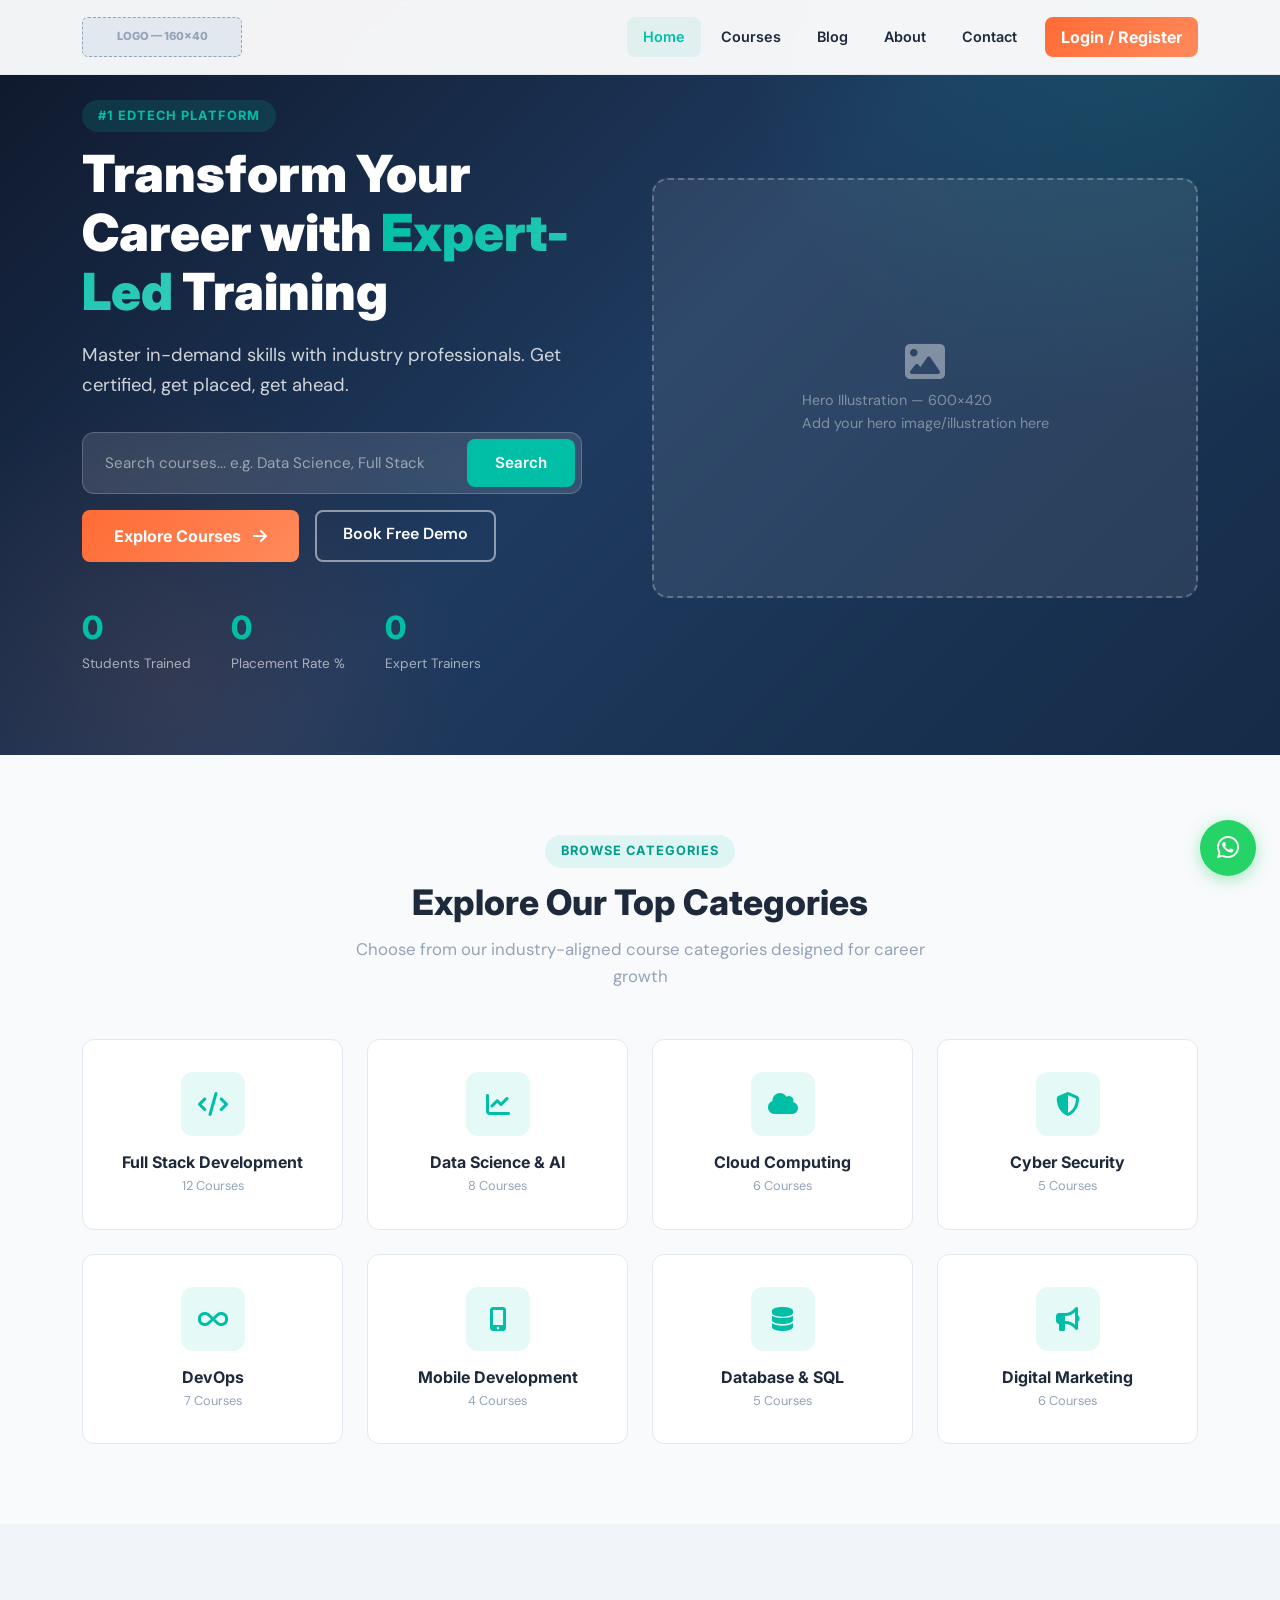
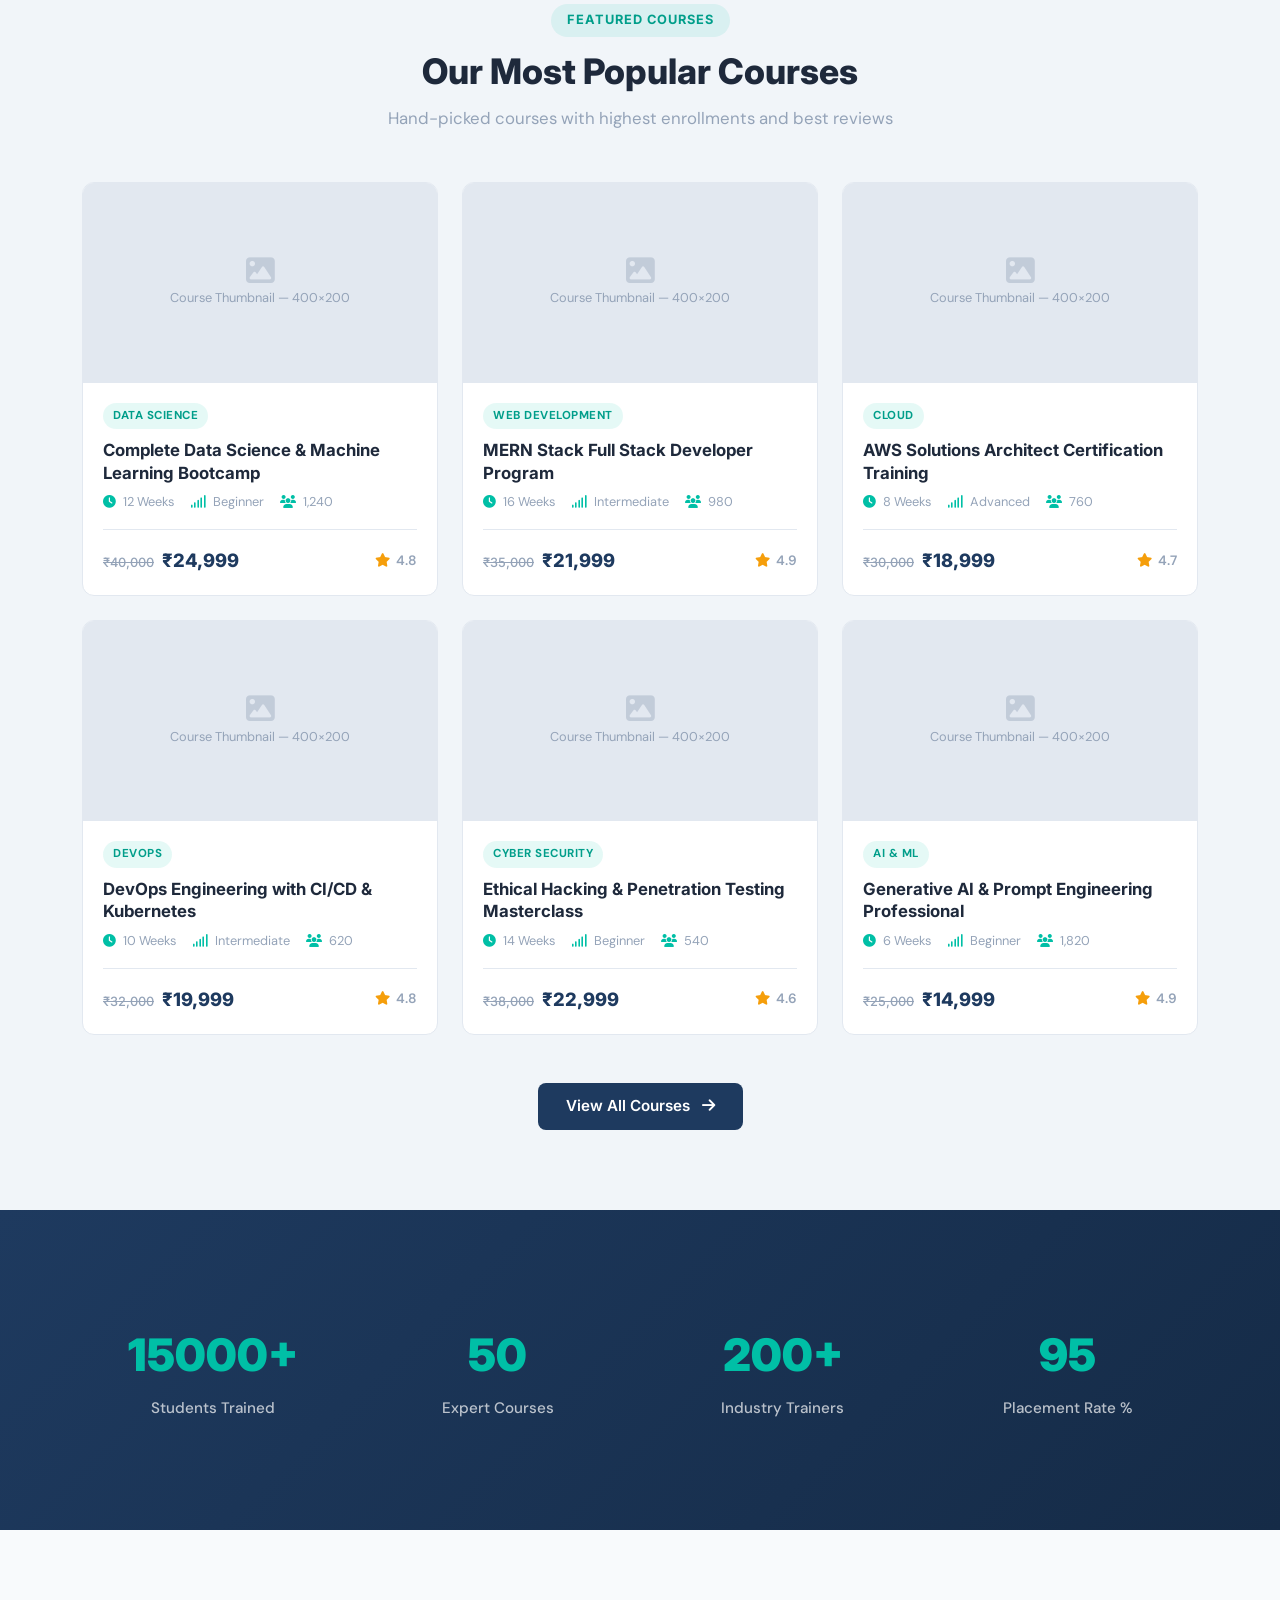
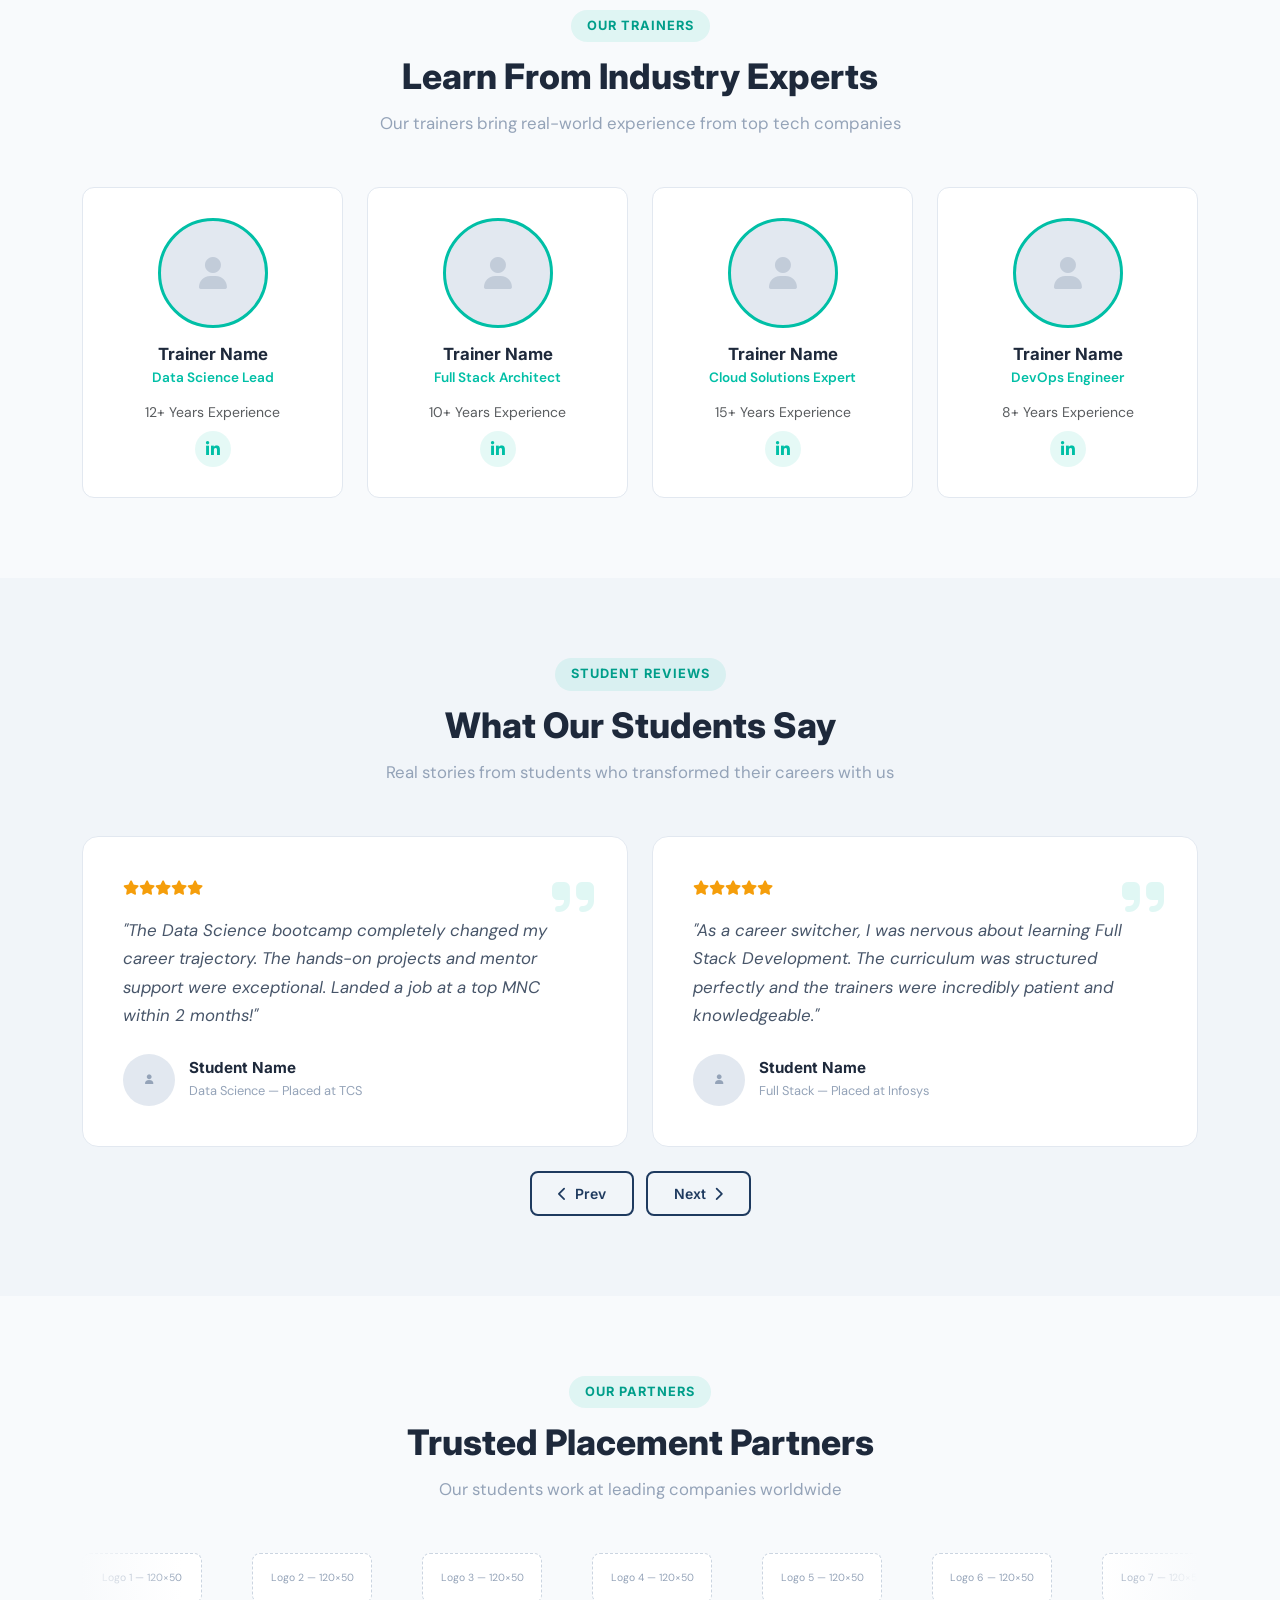
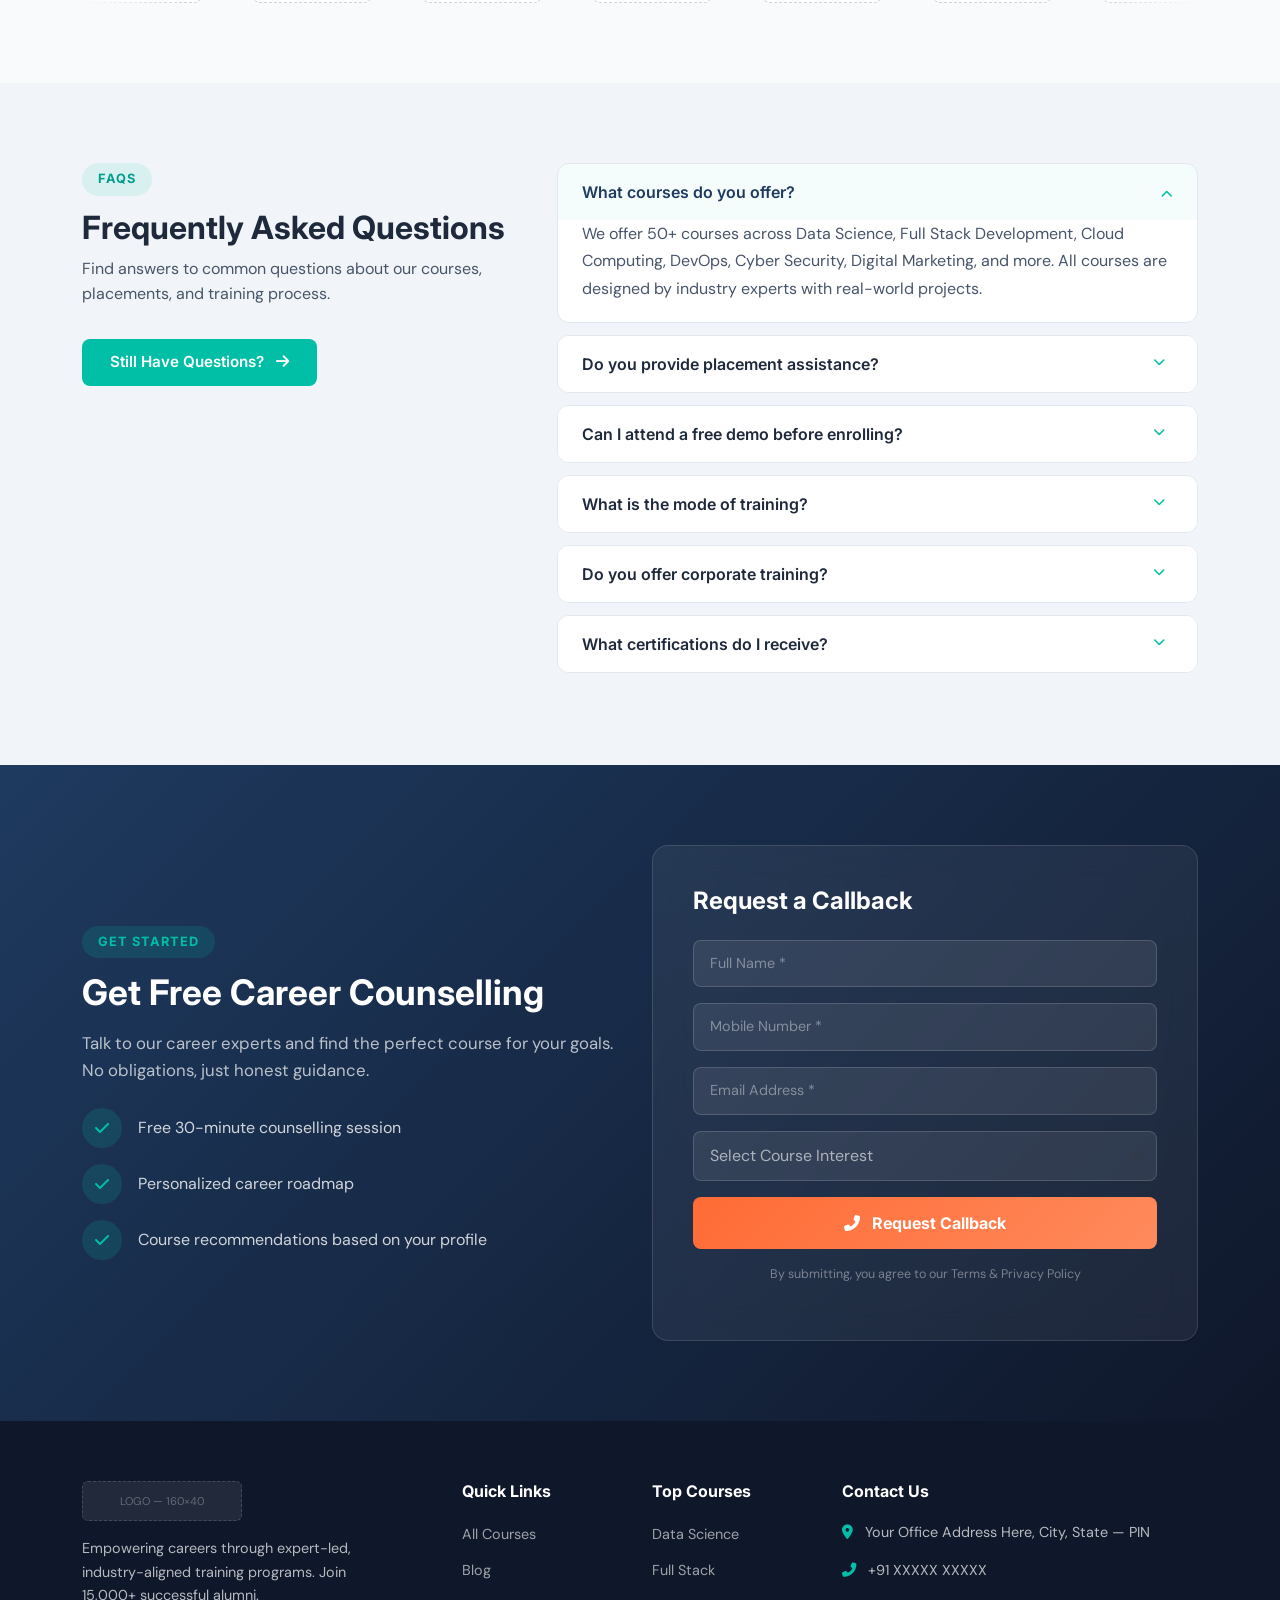
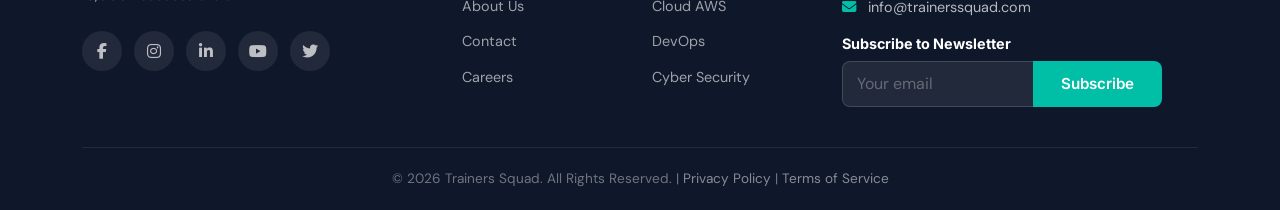
<file: public/prototype/index.html>
<!DOCTYPE html>
<html lang="en">
<head>
    <meta charset="UTF-8">
    <meta name="viewport" content="width=device-width, initial-scale=1.0">
    <title>Trainers Squad — Accelerate Your Career with Expert-Led Training</title>
    <meta name="description" content="Learn from industry experts. Job-ready courses in Data Science, Full Stack, Cloud, DevOps & more. 95% placement rate.">
    <link rel="stylesheet" href="https://cdn.jsdelivr.net/npm/bootstrap@5.3.3/dist/css/bootstrap.min.css">
    <link rel="stylesheet" href="https://cdnjs.cloudflare.com/ajax/libs/font-awesome/6.5.1/css/all.min.css">
    <link rel="stylesheet" href="css/style.css">
</head>
<body>

<!-- ======================== NAVBAR ======================== -->
<nav class="ts-navbar navbar navbar-expand-lg fixed-top" id="mainNav">
    <div class="container">
        <a class="navbar-brand d-flex align-items-center gap-2" href="index.html">
            <div class="navbar-logo-placeholder">LOGO — 160×40</div>
        </a>
        <button class="navbar-toggler border-0" type="button" data-bs-toggle="collapse" data-bs-target="#navbarNav">
            <span class="navbar-toggler-icon"></span>
        </button>
        <div class="collapse navbar-collapse" id="navbarNav">
            <ul class="navbar-nav ms-auto align-items-lg-center gap-1">
                <li class="nav-item"><a class="nav-link active" href="index.html">Home</a></li>
                <li class="nav-item"><a class="nav-link" href="courses.html">Courses</a></li>
                <li class="nav-item"><a class="nav-link" href="#">Blog</a></li>
                <li class="nav-item"><a class="nav-link" href="#">About</a></li>
                <li class="nav-item"><a class="nav-link" href="#">Contact</a></li>
                <li class="nav-item ms-lg-2">
                    <a class="btn btn-cta btn-sm px-3 py-2" href="login.html">Login / Register</a>
                </li>
            </ul>
        </div>
    </div>
</nav>

<!-- ======================== HERO ======================== -->
<section class="ts-hero" id="hero">
    <div class="container position-relative" style="z-index:2;">
        <div class="row align-items-center">
            <div class="col-lg-6">
                <span class="section-badge" style="background:rgba(0,191,166,0.15);color:var(--accent);">#1 EdTech Platform</span>
                <h1>Transform Your Career with <span class="highlight">Expert-Led</span> Training</h1>
                <p>Master in-demand skills with industry professionals. Get certified, get placed, get ahead.</p>
                <div class="hero-search mb-3">
                    <input type="text" placeholder="Search courses... e.g. Data Science, Full Stack">
                    <button class="btn btn-accent">Search</button>
                </div>
                <div class="d-flex gap-3 flex-wrap mb-4">
                    <a href="courses.html" class="btn btn-cta">Explore Courses <i class="fas fa-arrow-right ms-2"></i></a>
                    <a href="#lead-form" class="btn btn-outline-light-custom">Book Free Demo</a>
                </div>
                <div class="hero-stats">
                    <div class="hero-stat">
                        <div class="number" data-count="15000">0</div>
                        <div class="label">Students Trained</div>
                    </div>
                    <div class="hero-stat">
                        <div class="number" data-count="95">0</div>
                        <div class="label">Placement Rate %</div>
                    </div>
                    <div class="hero-stat">
                        <div class="number" data-count="200">0</div>
                        <div class="label">Expert Trainers</div>
                    </div>
                </div>
            </div>
            <div class="col-lg-6 d-none d-lg-block">
                <div class="hero-image-placeholder">
                    <i class="fas fa-image"></i>
                    <span>Hero Illustration — 600×420<br>Add your hero image/illustration here</span>
                </div>
            </div>
        </div>
    </div>
</section>

<!-- ======================== COURSE CATEGORIES ======================== -->
<section class="section-padding" id="categories">
    <div class="container">
        <div class="section-header">
            <span class="section-badge">Browse Categories</span>
            <h2>Explore Our Top Categories</h2>
            <p>Choose from our industry-aligned course categories designed for career growth</p>
        </div>
        <div class="row g-4">
            <div class="col-6 col-md-4 col-lg-3">
                <div class="category-card">
                    <div class="icon-placeholder"><i class="fas fa-code"></i></div>
                    <h5>Full Stack Development</h5>
                    <div class="course-count">12 Courses</div>
                </div>
            </div>
            <div class="col-6 col-md-4 col-lg-3">
                <div class="category-card">
                    <div class="icon-placeholder"><i class="fas fa-chart-line"></i></div>
                    <h5>Data Science & AI</h5>
                    <div class="course-count">8 Courses</div>
                </div>
            </div>
            <div class="col-6 col-md-4 col-lg-3">
                <div class="category-card">
                    <div class="icon-placeholder"><i class="fas fa-cloud"></i></div>
                    <h5>Cloud Computing</h5>
                    <div class="course-count">6 Courses</div>
                </div>
            </div>
            <div class="col-6 col-md-4 col-lg-3">
                <div class="category-card">
                    <div class="icon-placeholder"><i class="fas fa-shield-halved"></i></div>
                    <h5>Cyber Security</h5>
                    <div class="course-count">5 Courses</div>
                </div>
            </div>
            <div class="col-6 col-md-4 col-lg-3">
                <div class="category-card">
                    <div class="icon-placeholder"><i class="fas fa-infinity"></i></div>
                    <h5>DevOps</h5>
                    <div class="course-count">7 Courses</div>
                </div>
            </div>
            <div class="col-6 col-md-4 col-lg-3">
                <div class="category-card">
                    <div class="icon-placeholder"><i class="fas fa-mobile-screen-button"></i></div>
                    <h5>Mobile Development</h5>
                    <div class="course-count">4 Courses</div>
                </div>
            </div>
            <div class="col-6 col-md-4 col-lg-3">
                <div class="category-card">
                    <div class="icon-placeholder"><i class="fas fa-database"></i></div>
                    <h5>Database & SQL</h5>
                    <div class="course-count">5 Courses</div>
                </div>
            </div>
            <div class="col-6 col-md-4 col-lg-3">
                <div class="category-card">
                    <div class="icon-placeholder"><i class="fas fa-bullhorn"></i></div>
                    <h5>Digital Marketing</h5>
                    <div class="course-count">6 Courses</div>
                </div>
            </div>
        </div>
    </div>
</section>

<!-- ======================== FEATURED COURSES ======================== -->
<section class="section-padding bg-section" id="featured-courses">
    <div class="container">
        <div class="section-header">
            <span class="section-badge">Featured Courses</span>
            <h2>Our Most Popular Courses</h2>
            <p>Hand-picked courses with highest enrollments and best reviews</p>
        </div>
        <div class="row g-4">
            <div class="col-md-6 col-lg-4">
                <div class="course-card">
                    <div class="card-img-placeholder">
                        <i class="fas fa-image"></i>
                        <span>Course Thumbnail — 400×200</span>
                    </div>
                    <div class="card-body">
                        <span class="category-badge">Data Science</span>
                        <h5>Complete Data Science & Machine Learning Bootcamp</h5>
                        <div class="course-meta">
                            <span><i class="fas fa-clock"></i> 12 Weeks</span>
                            <span><i class="fas fa-signal"></i> Beginner</span>
                            <span><i class="fas fa-users"></i> 1,240</span>
                        </div>
                        <div class="card-footer-custom">
                            <div class="price"><span class="old-price">₹40,000</span> ₹24,999</div>
                            <div class="rating"><i class="fas fa-star"></i> <span>4.8</span></div>
                        </div>
                    </div>
                </div>
            </div>
            <div class="col-md-6 col-lg-4">
                <div class="course-card">
                    <div class="card-img-placeholder">
                        <i class="fas fa-image"></i>
                        <span>Course Thumbnail — 400×200</span>
                    </div>
                    <div class="card-body">
                        <span class="category-badge">Web Development</span>
                        <h5>MERN Stack Full Stack Developer Program</h5>
                        <div class="course-meta">
                            <span><i class="fas fa-clock"></i> 16 Weeks</span>
                            <span><i class="fas fa-signal"></i> Intermediate</span>
                            <span><i class="fas fa-users"></i> 980</span>
                        </div>
                        <div class="card-footer-custom">
                            <div class="price"><span class="old-price">₹35,000</span> ₹21,999</div>
                            <div class="rating"><i class="fas fa-star"></i> <span>4.9</span></div>
                        </div>
                    </div>
                </div>
            </div>
            <div class="col-md-6 col-lg-4">
                <div class="course-card">
                    <div class="card-img-placeholder">
                        <i class="fas fa-image"></i>
                        <span>Course Thumbnail — 400×200</span>
                    </div>
                    <div class="card-body">
                        <span class="category-badge">Cloud</span>
                        <h5>AWS Solutions Architect Certification Training</h5>
                        <div class="course-meta">
                            <span><i class="fas fa-clock"></i> 8 Weeks</span>
                            <span><i class="fas fa-signal"></i> Advanced</span>
                            <span><i class="fas fa-users"></i> 760</span>
                        </div>
                        <div class="card-footer-custom">
                            <div class="price"><span class="old-price">₹30,000</span> ₹18,999</div>
                            <div class="rating"><i class="fas fa-star"></i> <span>4.7</span></div>
                        </div>
                    </div>
                </div>
            </div>
            <div class="col-md-6 col-lg-4">
                <div class="course-card">
                    <div class="card-img-placeholder">
                        <i class="fas fa-image"></i>
                        <span>Course Thumbnail — 400×200</span>
                    </div>
                    <div class="card-body">
                        <span class="category-badge">DevOps</span>
                        <h5>DevOps Engineering with CI/CD & Kubernetes</h5>
                        <div class="course-meta">
                            <span><i class="fas fa-clock"></i> 10 Weeks</span>
                            <span><i class="fas fa-signal"></i> Intermediate</span>
                            <span><i class="fas fa-users"></i> 620</span>
                        </div>
                        <div class="card-footer-custom">
                            <div class="price"><span class="old-price">₹32,000</span> ₹19,999</div>
                            <div class="rating"><i class="fas fa-star"></i> <span>4.8</span></div>
                        </div>
                    </div>
                </div>
            </div>
            <div class="col-md-6 col-lg-4">
                <div class="course-card">
                    <div class="card-img-placeholder">
                        <i class="fas fa-image"></i>
                        <span>Course Thumbnail — 400×200</span>
                    </div>
                    <div class="card-body">
                        <span class="category-badge">Cyber Security</span>
                        <h5>Ethical Hacking & Penetration Testing Masterclass</h5>
                        <div class="course-meta">
                            <span><i class="fas fa-clock"></i> 14 Weeks</span>
                            <span><i class="fas fa-signal"></i> Beginner</span>
                            <span><i class="fas fa-users"></i> 540</span>
                        </div>
                        <div class="card-footer-custom">
                            <div class="price"><span class="old-price">₹38,000</span> ₹22,999</div>
                            <div class="rating"><i class="fas fa-star"></i> <span>4.6</span></div>
                        </div>
                    </div>
                </div>
            </div>
            <div class="col-md-6 col-lg-4">
                <div class="course-card">
                    <div class="card-img-placeholder">
                        <i class="fas fa-image"></i>
                        <span>Course Thumbnail — 400×200</span>
                    </div>
                    <div class="card-body">
                        <span class="category-badge">AI & ML</span>
                        <h5>Generative AI & Prompt Engineering Professional</h5>
                        <div class="course-meta">
                            <span><i class="fas fa-clock"></i> 6 Weeks</span>
                            <span><i class="fas fa-signal"></i> Beginner</span>
                            <span><i class="fas fa-users"></i> 1,820</span>
                        </div>
                        <div class="card-footer-custom">
                            <div class="price"><span class="old-price">₹25,000</span> ₹14,999</div>
                            <div class="rating"><i class="fas fa-star"></i> <span>4.9</span></div>
                        </div>
                    </div>
                </div>
            </div>
        </div>
        <div class="text-center mt-5">
            <a href="courses.html" class="btn btn-primary-custom">View All Courses <i class="fas fa-arrow-right ms-2"></i></a>
        </div>
    </div>
</section>

<!-- ======================== STATS ======================== -->
<section class="stats-section section-padding" id="stats">
    <div class="container">
        <div class="row g-4">
            <div class="col-6 col-lg-3">
                <div class="stat-item">
                    <div class="stat-number" data-count="15000">0</div>
                    <div class="stat-label">Students Trained</div>
                </div>
            </div>
            <div class="col-6 col-lg-3">
                <div class="stat-item">
                    <div class="stat-number" data-count="50">0</div>
                    <div class="stat-label">Expert Courses</div>
                </div>
            </div>
            <div class="col-6 col-lg-3">
                <div class="stat-item">
                    <div class="stat-number" data-count="200">0</div>
                    <div class="stat-label">Industry Trainers</div>
                </div>
            </div>
            <div class="col-6 col-lg-3">
                <div class="stat-item">
                    <div class="stat-number" data-count="95">0</div>
                    <div class="stat-label">Placement Rate %</div>
                </div>
            </div>
        </div>
    </div>
</section>

<!-- ======================== TRAINERS ======================== -->
<section class="section-padding" id="trainers">
    <div class="container">
        <div class="section-header">
            <span class="section-badge">Our Trainers</span>
            <h2>Learn From Industry Experts</h2>
            <p>Our trainers bring real-world experience from top tech companies</p>
        </div>
        <div class="row g-4">
            <div class="col-6 col-md-4 col-lg-3">
                <div class="trainer-card">
                    <div class="trainer-avatar">
                        <i class="fas fa-user"></i>
                    </div>
                    <h5>Trainer Name</h5>
                    <div class="title">Data Science Lead</div>
                    <p class="small text-muted mb-2">12+ Years Experience</p>
                    <div class="social-links">
                        <a href="#"><i class="fab fa-linkedin-in"></i></a>
                    </div>
                </div>
            </div>
            <div class="col-6 col-md-4 col-lg-3">
                <div class="trainer-card">
                    <div class="trainer-avatar"><i class="fas fa-user"></i></div>
                    <h5>Trainer Name</h5>
                    <div class="title">Full Stack Architect</div>
                    <p class="small text-muted mb-2">10+ Years Experience</p>
                    <div class="social-links">
                        <a href="#"><i class="fab fa-linkedin-in"></i></a>
                    </div>
                </div>
            </div>
            <div class="col-6 col-md-4 col-lg-3">
                <div class="trainer-card">
                    <div class="trainer-avatar"><i class="fas fa-user"></i></div>
                    <h5>Trainer Name</h5>
                    <div class="title">Cloud Solutions Expert</div>
                    <p class="small text-muted mb-2">15+ Years Experience</p>
                    <div class="social-links">
                        <a href="#"><i class="fab fa-linkedin-in"></i></a>
                    </div>
                </div>
            </div>
            <div class="col-6 col-md-4 col-lg-3">
                <div class="trainer-card">
                    <div class="trainer-avatar"><i class="fas fa-user"></i></div>
                    <h5>Trainer Name</h5>
                    <div class="title">DevOps Engineer</div>
                    <p class="small text-muted mb-2">8+ Years Experience</p>
                    <div class="social-links">
                        <a href="#"><i class="fab fa-linkedin-in"></i></a>
                    </div>
                </div>
            </div>
        </div>
    </div>
</section>

<!-- ======================== TESTIMONIALS ======================== -->
<section class="section-padding bg-section" id="testimonials">
    <div class="container">
        <div class="section-header">
            <span class="section-badge">Student Reviews</span>
            <h2>What Our Students Say</h2>
            <p>Real stories from students who transformed their careers with us</p>
        </div>
        <div id="testimonialCarousel" class="carousel slide" data-bs-ride="carousel">
            <div class="carousel-inner">
                <div class="carousel-item active">
                    <div class="row g-4 justify-content-center">
                        <div class="col-lg-6">
                            <div class="testimonial-card">
                                <div class="quote-icon"><i class="fas fa-quote-right"></i></div>
                                <div class="stars">
                                    <i class="fas fa-star"></i><i class="fas fa-star"></i><i class="fas fa-star"></i><i class="fas fa-star"></i><i class="fas fa-star"></i>
                                </div>
                                <div class="quote">"The Data Science bootcamp completely changed my career trajectory. The hands-on projects and mentor support were exceptional. Landed a job at a top MNC within 2 months!"</div>
                                <div class="author">
                                    <div class="author-avatar"><i class="fas fa-user"></i></div>
                                    <div class="author-info">
                                        <h6>Student Name</h6>
                                        <small>Data Science — Placed at TCS</small>
                                    </div>
                                </div>
                            </div>
                        </div>
                        <div class="col-lg-6">
                            <div class="testimonial-card">
                                <div class="quote-icon"><i class="fas fa-quote-right"></i></div>
                                <div class="stars">
                                    <i class="fas fa-star"></i><i class="fas fa-star"></i><i class="fas fa-star"></i><i class="fas fa-star"></i><i class="fas fa-star"></i>
                                </div>
                                <div class="quote">"As a career switcher, I was nervous about learning Full Stack Development. The curriculum was structured perfectly and the trainers were incredibly patient and knowledgeable."</div>
                                <div class="author">
                                    <div class="author-avatar"><i class="fas fa-user"></i></div>
                                    <div class="author-info">
                                        <h6>Student Name</h6>
                                        <small>Full Stack — Placed at Infosys</small>
                                    </div>
                                </div>
                            </div>
                        </div>
                    </div>
                </div>
                <div class="carousel-item">
                    <div class="row g-4 justify-content-center">
                        <div class="col-lg-6">
                            <div class="testimonial-card">
                                <div class="quote-icon"><i class="fas fa-quote-right"></i></div>
                                <div class="stars">
                                    <i class="fas fa-star"></i><i class="fas fa-star"></i><i class="fas fa-star"></i><i class="fas fa-star"></i><i class="fas fa-star-half-alt"></i>
                                </div>
                                <div class="quote">"The AWS certification training was top-notch. Real-world labs, exam preparation strategies, and 24/7 support made all the difference. Cleared the exam on my first attempt!"</div>
                                <div class="author">
                                    <div class="author-avatar"><i class="fas fa-user"></i></div>
                                    <div class="author-info">
                                        <h6>Student Name</h6>
                                        <small>Cloud Computing — AWS Certified</small>
                                    </div>
                                </div>
                            </div>
                        </div>
                        <div class="col-lg-6">
                            <div class="testimonial-card">
                                <div class="quote-icon"><i class="fas fa-quote-right"></i></div>
                                <div class="stars">
                                    <i class="fas fa-star"></i><i class="fas fa-star"></i><i class="fas fa-star"></i><i class="fas fa-star"></i><i class="fas fa-star"></i>
                                </div>
                                <div class="quote">"Corporate training for our team was excellently organized. Customized curriculum, flexible scheduling, and measurable outcomes. Highly recommend for enterprise training needs."</div>
                                <div class="author">
                                    <div class="author-avatar"><i class="fas fa-user"></i></div>
                                    <div class="author-info">
                                        <h6>HR Manager</h6>
                                        <small>Corporate Training — Wipro</small>
                                    </div>
                                </div>
                            </div>
                        </div>
                    </div>
                </div>
            </div>
            <div class="text-center mt-4">
                <button class="btn btn-outline-primary-custom btn-sm me-2" data-bs-target="#testimonialCarousel" data-bs-slide="prev">
                    <i class="fas fa-chevron-left me-1"></i> Prev
                </button>
                <button class="btn btn-outline-primary-custom btn-sm" data-bs-target="#testimonialCarousel" data-bs-slide="next">
                    Next <i class="fas fa-chevron-right ms-1"></i>
                </button>
            </div>
        </div>
    </div>
</section>

<!-- ======================== PLACEMENT PARTNERS ======================== -->
<section class="section-padding" id="partners">
    <div class="container">
        <div class="section-header">
            <span class="section-badge">Our Partners</span>
            <h2>Trusted Placement Partners</h2>
            <p>Our students work at leading companies worldwide</p>
        </div>
        <div class="partners-marquee">
            <div class="marquee-track">
                <div class="partner-logo-placeholder">Logo 1 — 120×50</div>
                <div class="partner-logo-placeholder">Logo 2 — 120×50</div>
                <div class="partner-logo-placeholder">Logo 3 — 120×50</div>
                <div class="partner-logo-placeholder">Logo 4 — 120×50</div>
                <div class="partner-logo-placeholder">Logo 5 — 120×50</div>
                <div class="partner-logo-placeholder">Logo 6 — 120×50</div>
                <div class="partner-logo-placeholder">Logo 7 — 120×50</div>
                <div class="partner-logo-placeholder">Logo 8 — 120×50</div>
                <div class="partner-logo-placeholder">Logo 9 — 120×50</div>
                <div class="partner-logo-placeholder">Logo 10 — 120×50</div>
                <div class="partner-logo-placeholder">Logo 1 — 120×50</div>
                <div class="partner-logo-placeholder">Logo 2 — 120×50</div>
                <div class="partner-logo-placeholder">Logo 3 — 120×50</div>
                <div class="partner-logo-placeholder">Logo 4 — 120×50</div>
                <div class="partner-logo-placeholder">Logo 5 — 120×50</div>
                <div class="partner-logo-placeholder">Logo 6 — 120×50</div>
                <div class="partner-logo-placeholder">Logo 7 — 120×50</div>
                <div class="partner-logo-placeholder">Logo 8 — 120×50</div>
                <div class="partner-logo-placeholder">Logo 9 — 120×50</div>
                <div class="partner-logo-placeholder">Logo 10 — 120×50</div>
            </div>
        </div>
    </div>
</section>

<!-- ======================== FAQs ======================== -->
<section class="section-padding bg-section" id="faqs">
    <div class="container">
        <div class="row align-items-start">
            <div class="col-lg-5 mb-4 mb-lg-0">
                <span class="section-badge">FAQs</span>
                <h2>Frequently Asked Questions</h2>
                <p>Find answers to common questions about our courses, placements, and training process.</p>
                <a href="#lead-form" class="btn btn-accent mt-3">Still Have Questions? <i class="fas fa-arrow-right ms-2"></i></a>
            </div>
            <div class="col-lg-7">
                <div class="accordion faq-accordion" id="faqAccordion">
                    <div class="accordion-item">
                        <h2 class="accordion-header"><button class="accordion-button" type="button" data-bs-toggle="collapse" data-bs-target="#faq1">What courses do you offer?</button></h2>
                        <div id="faq1" class="accordion-collapse collapse show" data-bs-parent="#faqAccordion">
                            <div class="accordion-body">We offer 50+ courses across Data Science, Full Stack Development, Cloud Computing, DevOps, Cyber Security, Digital Marketing, and more. All courses are designed by industry experts with real-world projects.</div>
                        </div>
                    </div>
                    <div class="accordion-item">
                        <h2 class="accordion-header"><button class="accordion-button collapsed" type="button" data-bs-toggle="collapse" data-bs-target="#faq2">Do you provide placement assistance?</button></h2>
                        <div id="faq2" class="accordion-collapse collapse" data-bs-parent="#faqAccordion">
                            <div class="accordion-body">Yes! We provide 100% placement assistance with a 95% placement success rate. Our dedicated placement cell works with 200+ hiring partners to help you land your dream job.</div>
                        </div>
                    </div>
                    <div class="accordion-item">
                        <h2 class="accordion-header"><button class="accordion-button collapsed" type="button" data-bs-toggle="collapse" data-bs-target="#faq3">Can I attend a free demo before enrolling?</button></h2>
                        <div id="faq3" class="accordion-collapse collapse" data-bs-parent="#faqAccordion">
                            <div class="accordion-body">Absolutely! We offer free demo sessions for all courses so you can experience our teaching methodology, interact with trainers, and make an informed decision before enrolling.</div>
                        </div>
                    </div>
                    <div class="accordion-item">
                        <h2 class="accordion-header"><button class="accordion-button collapsed" type="button" data-bs-toggle="collapse" data-bs-target="#faq4">What is the mode of training?</button></h2>
                        <div id="faq4" class="accordion-collapse collapse" data-bs-parent="#faqAccordion">
                            <div class="accordion-body">We offer live instructor-led online training sessions. All sessions are recorded and available on our LMS for revision. You also get lifetime access to course materials and updates.</div>
                        </div>
                    </div>
                    <div class="accordion-item">
                        <h2 class="accordion-header"><button class="accordion-button collapsed" type="button" data-bs-toggle="collapse" data-bs-target="#faq5">Do you offer corporate training?</button></h2>
                        <div id="faq5" class="accordion-collapse collapse" data-bs-parent="#faqAccordion">
                            <div class="accordion-body">Yes, we provide customized corporate training programs tailored to your organization's needs. Contact our corporate team for a customized proposal and pricing.</div>
                        </div>
                    </div>
                    <div class="accordion-item">
                        <h2 class="accordion-header"><button class="accordion-button collapsed" type="button" data-bs-toggle="collapse" data-bs-target="#faq6">What certifications do I receive?</button></h2>
                        <div id="faq6" class="accordion-collapse collapse" data-bs-parent="#faqAccordion">
                            <div class="accordion-body">Upon completion, you receive a verifiable course completion certificate. For specific courses, we also prepare you for industry-recognized certifications like AWS, Azure, Google Cloud, and more.</div>
                        </div>
                    </div>
                </div>
            </div>
        </div>
    </div>
</section>

<!-- ======================== LEAD FORM ======================== -->
<section class="lead-form-section section-padding" id="lead-form">
    <div class="container">
        <div class="row align-items-center">
            <div class="col-lg-6 text-white mb-4 mb-lg-0">
                <span class="section-badge" style="background:rgba(0,191,166,0.15);color:var(--accent);">Get Started</span>
                <h2 class="text-white mb-3" style="font-size:2.2rem;">Get Free Career Counselling</h2>
                <p style="color:rgba(255,255,255,0.7);font-size:1.05rem;">Talk to our career experts and find the perfect course for your goals. No obligations, just honest guidance.</p>
                <div class="mt-4">
                    <div class="d-flex align-items-center gap-3 mb-3">
                        <div style="width:40px;height:40px;border-radius:50%;background:rgba(0,191,166,0.15);display:flex;align-items:center;justify-content:center;color:var(--accent);"><i class="fas fa-check"></i></div>
                        <span style="color:rgba(255,255,255,0.8);">Free 30-minute counselling session</span>
                    </div>
                    <div class="d-flex align-items-center gap-3 mb-3">
                        <div style="width:40px;height:40px;border-radius:50%;background:rgba(0,191,166,0.15);display:flex;align-items:center;justify-content:center;color:var(--accent);"><i class="fas fa-check"></i></div>
                        <span style="color:rgba(255,255,255,0.8);">Personalized career roadmap</span>
                    </div>
                    <div class="d-flex align-items-center gap-3">
                        <div style="width:40px;height:40px;border-radius:50%;background:rgba(0,191,166,0.15);display:flex;align-items:center;justify-content:center;color:var(--accent);"><i class="fas fa-check"></i></div>
                        <span style="color:rgba(255,255,255,0.8);">Course recommendations based on your profile</span>
                    </div>
                </div>
            </div>
            <div class="col-lg-6">
                <div class="lead-form-card">
                    <h4 class="text-white mb-4">Request a Callback</h4>
                    <form id="leadForm">
                        <div class="mb-3">
                            <input type="text" class="form-control" placeholder="Full Name *" required>
                        </div>
                        <div class="mb-3">
                            <input type="tel" class="form-control" placeholder="Mobile Number *" required>
                        </div>
                        <div class="mb-3">
                            <input type="email" class="form-control" placeholder="Email Address *" required>
                        </div>
                        <div class="mb-3">
                            <select class="form-select">
                                <option selected disabled>Select Course Interest</option>
                                <option>Data Science & AI</option>
                                <option>Full Stack Development</option>
                                <option>Cloud Computing (AWS/Azure)</option>
                                <option>DevOps Engineering</option>
                                <option>Cyber Security</option>
                                <option>Digital Marketing</option>
                                <option>Other</option>
                            </select>
                        </div>
                        <button type="submit" class="btn btn-cta w-100">
                            <i class="fas fa-phone-alt me-2"></i> Request Callback
                        </button>
                        <p class="text-center mt-3" style="color:rgba(255,255,255,0.4);font-size:0.78rem;">By submitting, you agree to our Terms & Privacy Policy</p>
                    </form>
                </div>
            </div>
        </div>
    </div>
</section>

<!-- ======================== FOOTER ======================== -->
<footer class="ts-footer" id="footer">
    <div class="container">
        <div class="row g-4">
            <div class="col-lg-4 mb-3">
                <div class="navbar-logo-placeholder mb-3" style="background:rgba(255,255,255,0.08);border-color:rgba(255,255,255,0.15);color:rgba(255,255,255,0.3);">LOGO — 160×40</div>
                <p class="mb-4" style="font-size:0.9rem;max-width:300px;">Empowering careers through expert-led, industry-aligned training programs. Join 15,000+ successful alumni.</p>
                <div class="social-icons">
                    <a href="#"><i class="fab fa-facebook-f"></i></a>
                    <a href="#"><i class="fab fa-instagram"></i></a>
                    <a href="#"><i class="fab fa-linkedin-in"></i></a>
                    <a href="#"><i class="fab fa-youtube"></i></a>
                    <a href="#"><i class="fab fa-twitter"></i></a>
                </div>
            </div>
            <div class="col-6 col-lg-2">
                <h5>Quick Links</h5>
                <ul>
                    <li><a href="courses.html">All Courses</a></li>
                    <li><a href="#">Blog</a></li>
                    <li><a href="#">About Us</a></li>
                    <li><a href="#">Contact</a></li>
                    <li><a href="#">Careers</a></li>
                </ul>
            </div>
            <div class="col-6 col-lg-2">
                <h5>Top Courses</h5>
                <ul>
                    <li><a href="#">Data Science</a></li>
                    <li><a href="#">Full Stack</a></li>
                    <li><a href="#">Cloud AWS</a></li>
                    <li><a href="#">DevOps</a></li>
                    <li><a href="#">Cyber Security</a></li>
                </ul>
            </div>
            <div class="col-lg-4">
                <h5>Contact Us</h5>
                <div class="footer-contact-item">
                    <i class="fas fa-map-marker-alt"></i>
                    <span>Your Office Address Here, City, State — PIN</span>
                </div>
                <div class="footer-contact-item">
                    <i class="fas fa-phone-alt"></i>
                    <span>+91 XXXXX XXXXX</span>
                </div>
                <div class="footer-contact-item">
                    <i class="fas fa-envelope"></i>
                    <span>info@trainerssquad.com</span>
                </div>
                <div class="footer-newsletter mt-3">
                    <h6 class="text-white mb-2" style="font-size:0.9rem;">Subscribe to Newsletter</h6>
                    <div class="input-group">
                        <input type="email" class="form-control" placeholder="Your email">
                        <button class="btn btn-accent">Subscribe</button>
                    </div>
                </div>
            </div>
        </div>
        <div class="footer-bottom text-center">
            <span>© 2026 Trainers Squad. All Rights Reserved. | <a href="#" style="color:rgba(255,255,255,0.5);">Privacy Policy</a> | <a href="#" style="color:rgba(255,255,255,0.5);">Terms of Service</a></span>
        </div>
    </div>
</footer>

<!-- WhatsApp Float Button -->
<a href="https://wa.me/91XXXXXXXXXX" target="_blank" class="position-fixed" style="bottom:24px;right:24px;width:56px;height:56px;background:#25D366;border-radius:50%;display:flex;align-items:center;justify-content:center;color:#fff;font-size:1.6rem;box-shadow:0 4px 16px rgba(37,211,102,0.4);z-index:9999;transition:all 0.3s ease;" id="whatsappBtn">
    <i class="fab fa-whatsapp"></i>
</a>

<script src="https://cdn.jsdelivr.net/npm/bootstrap@5.3.3/dist/js/bootstrap.bundle.min.js"></script>
<script src="js/main.js"></script>
</body>
</html>
</file>
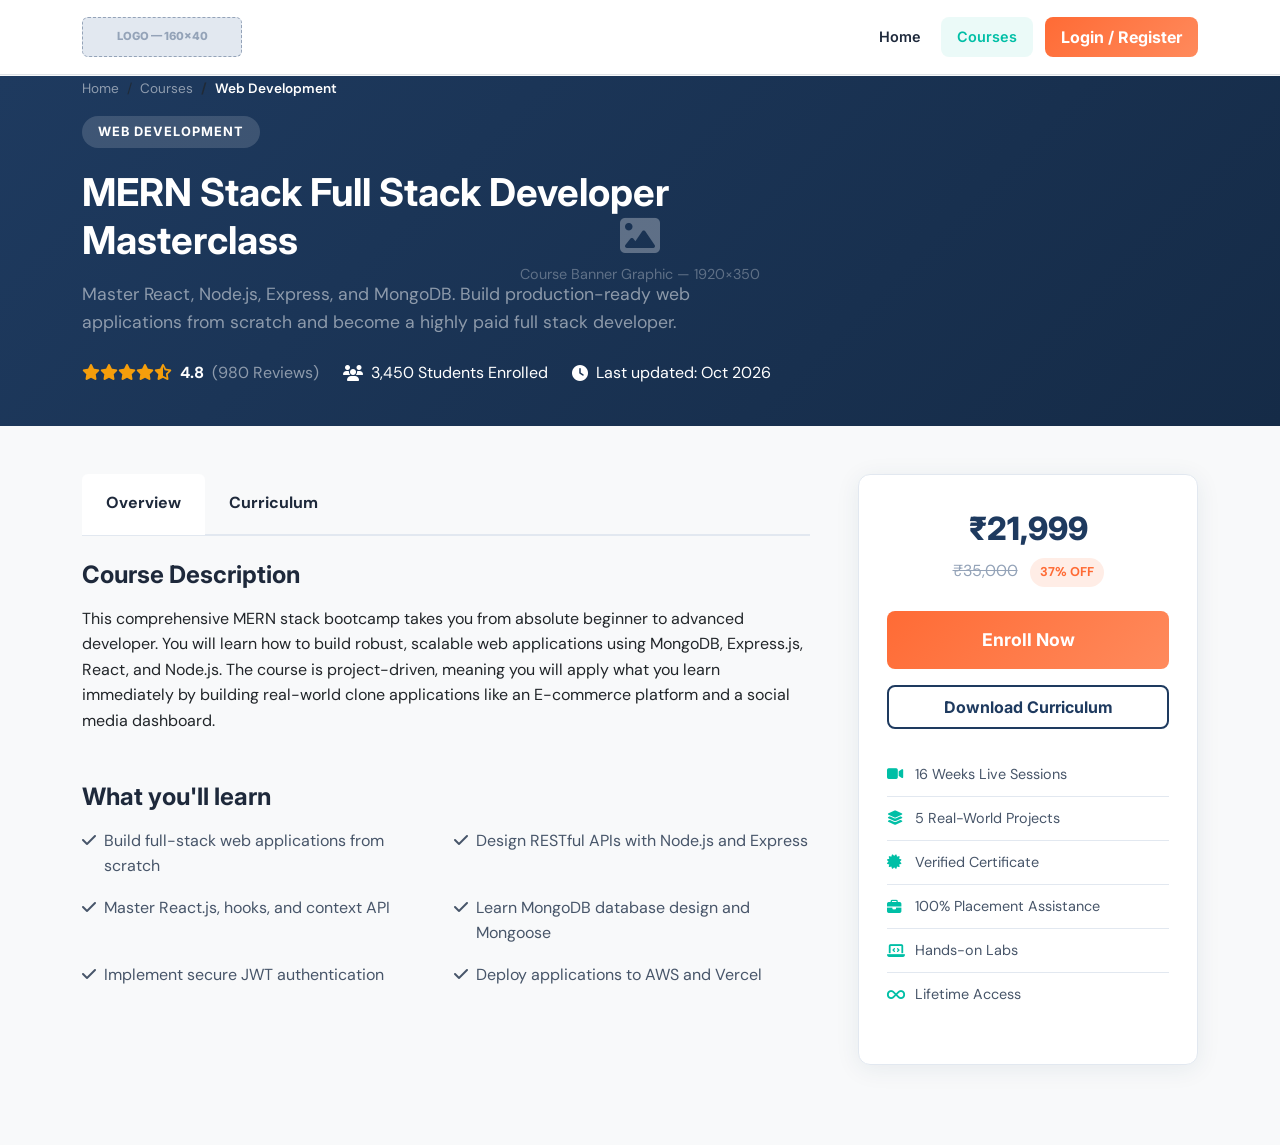
<file: public/prototype/course-detail.html>
<!DOCTYPE html>
<html lang="en">
<head>
    <meta charset="UTF-8">
    <meta name="viewport" content="width=device-width, initial-scale=1.0">
    <title>MERN Stack Full Stack Developer Program — Trainers Squad</title>
    <link rel="stylesheet" href="https://cdn.jsdelivr.net/npm/bootstrap@5.3.3/dist/css/bootstrap.min.css">
    <link rel="stylesheet" href="https://cdnjs.cloudflare.com/ajax/libs/font-awesome/6.5.1/css/all.min.css">
    <link rel="stylesheet" href="css/style.css">
</head>
<body class="bg-light">

<!-- NAVBAR -->
<nav class="ts-navbar navbar navbar-expand-lg fixed-top bg-white border-bottom" id="mainNav" style="padding:12px 0;">
    <div class="container">
        <a class="navbar-brand d-flex align-items-center gap-2" href="index.html">
            <div class="navbar-logo-placeholder">LOGO — 160×40</div>
        </a>
        <button class="navbar-toggler border-0" type="button" data-bs-toggle="collapse" data-bs-target="#navbarNav">
            <span class="navbar-toggler-icon"></span>
        </button>
        <div class="collapse navbar-collapse" id="navbarNav">
            <ul class="navbar-nav ms-auto align-items-lg-center gap-1">
                <li class="nav-item"><a class="nav-link" href="index.html">Home</a></li>
                <li class="nav-item"><a class="nav-link active" href="courses.html">Courses</a></li>
                <li class="nav-item ms-lg-2">
                    <a class="btn btn-cta btn-sm px-3 py-2" href="login.html">Login / Register</a>
                </li>
            </ul>
        </div>
    </div>
</nav>

<!-- COURSE HEADER BANNER -->
<div class="course-detail-banner" style="margin-top:76px;">
    <div class="banner-placeholder">
        <i class="fas fa-image"></i>
        <span>Course Banner Graphic — 1920×350</span>
    </div>
    <div class="container position-relative" style="z-index:2;">
        <div class="ts-breadcrumb bg-transparent border-0 p-0 mb-3">
            <ol class="breadcrumb">
                <li class="breadcrumb-item"><a href="index.html" class="text-white-50 text-decoration-none">Home</a></li>
                <li class="breadcrumb-item"><a href="courses.html" class="text-white-50 text-decoration-none">Courses</a></li>
                <li class="breadcrumb-item active text-white" aria-current="page">Web Development</li>
            </ol>
        </div>
        <span class="section-badge" style="background:rgba(255,255,255,0.15);color:#fff;">Web Development</span>
        <h1 class="text-white mt-2 mb-3" style="font-size:2.4rem;max-width:800px;">MERN Stack Full Stack Developer Masterclass</h1>
        <p class="text-white-50 mb-4" style="max-width:700px;font-size:1.1rem;">Master React, Node.js, Express, and MongoDB. Build production-ready web applications from scratch and become a highly paid full stack developer.</p>
        
        <div class="d-flex flex-wrap gap-4 text-white align-items-center">
            <div class="d-flex align-items-center gap-2">
                <div class="rating" style="color:#F59E0B;"><i class="fas fa-star"></i><i class="fas fa-star"></i><i class="fas fa-star"></i><i class="fas fa-star"></i><i class="fas fa-star-half-alt"></i></div>
                <span class="fw-bold">4.8</span>
                <span class="text-white-50">(980 Reviews)</span>
            </div>
            <div class="d-flex align-items-center gap-2"><i class="fas fa-users text-accent"></i> 3,450 Students Enrolled</div>
            <div class="d-flex align-items-center gap-2"><i class="fas fa-clock text-accent"></i> Last updated: Oct 2026</div>
        </div>
    </div>
</div>

<section class="section-padding pt-5">
    <div class="container">
        <div class="row g-5">
            <!-- MAIN CONTENT -->
            <div class="col-lg-8">
                <!-- Tabs -->
                <ul class="nav nav-tabs mb-4" id="courseTabs" role="tablist" style="border-bottom:2px solid var(--border);">
                    <li class="nav-item" role="presentation">
                        <button class="nav-link active fw-bold px-4 py-3" id="overview-tab" data-bs-toggle="tab" data-bs-target="#overview" type="button" role="tab" style="color:var(--text-heading);border:none;border-bottom:3px solid transparent;">Overview</button>
                    </li>
                    <li class="nav-item" role="presentation">
                        <button class="nav-link fw-bold px-4 py-3" id="curriculum-tab" data-bs-toggle="tab" data-bs-target="#curriculum" type="button" role="tab" style="color:var(--text-heading);border:none;border-bottom:3px solid transparent;">Curriculum</button>
                    </li>
                </ul>
                
                <!-- Tab Content -->
                <div class="tab-content" id="courseTabsContent">
                    <!-- OVERVIEW -->
                    <div class="tab-pane fade show active" id="overview" role="tabpanel">
                        <h4 class="mb-3">Course Description</h4>
                        <p class="text-body mb-4">This comprehensive MERN stack bootcamp takes you from absolute beginner to advanced developer. You will learn how to build robust, scalable web applications using MongoDB, Express.js, React, and Node.js. The course is project-driven, meaning you will apply what you learn immediately by building real-world clone applications like an E-commerce platform and a social media dashboard.</p>
                        
                        <h4 class="mb-3 mt-5">What you'll learn</h4>
                        <div class="row g-3 mb-5">
                            <div class="col-md-6 d-flex gap-2">
                                <i class="fas fa-check text-accent mt-1"></i>
                                <span>Build full-stack web applications from scratch</span>
                            </div>
                            <div class="col-md-6 d-flex gap-2">
                                <i class="fas fa-check text-accent mt-1"></i>
                                <span>Design RESTful APIs with Node.js and Express</span>
                            </div>
                            <div class="col-md-6 d-flex gap-2">
                                <i class="fas fa-check text-accent mt-1"></i>
                                <span>Master React.js, hooks, and context API</span>
                            </div>
                            <div class="col-md-6 d-flex gap-2">
                                <i class="fas fa-check text-accent mt-1"></i>
                                <span>Learn MongoDB database design and Mongoose</span>
                            </div>
                            <div class="col-md-6 d-flex gap-2">
                                <i class="fas fa-check text-accent mt-1"></i>
                                <span>Implement secure JWT authentication</span>
                            </div>
                            <div class="col-md-6 d-flex gap-2">
                                <i class="fas fa-check text-accent mt-1"></i>
                                <span>Deploy applications to AWS and Vercel</span>
                            </div>
                        </div>
                    </div>
                    
                    <!-- CURRICULUM -->
                    <div class="tab-pane fade" id="curriculum" role="tabpanel">
                        <h4 class="mb-4 d-flex justify-content-between align-items-center">
                            Course Curriculum
                            <span class="badge bg-secondary" style="font-size:0.8rem;">12 Modules • 48 Lessons</span>
                        </h4>
                        
                        <div class="accordion curriculum-accordion" id="curriculumAccordion">
                            <!-- Module 1 -->
                            <div class="accordion-item">
                                <h2 class="accordion-header">
                                    <button class="accordion-button" type="button" data-bs-toggle="collapse" data-bs-target="#mod1">
                                        Module 1: Introduction to Web Development & HTML/CSS
                                    </button>
                                </h2>
                                <div id="mod1" class="accordion-collapse collapse show" data-bs-parent="#curriculumAccordion">
                                    <div class="accordion-body p-0">
                                        <ul class="lesson-list">
                                            <li><i class="far fa-play-circle"></i> How the web works</li>
                                            <li><i class="far fa-play-circle"></i> HTML5 semantics and best practices</li>
                                            <li><i class="far fa-play-circle"></i> CSS3 styling and Flexbox</li>
                                            <li><i class="far fa-file-alt text-primary"></i> Assignment: Build a personal portfolio</li>
                                        </ul>
                                    </div>
                                </div>
                            </div>
                            <!-- Module 2 -->
                            <div class="accordion-item">
                                <h2 class="accordion-header">
                                    <button class="accordion-button collapsed" type="button" data-bs-toggle="collapse" data-bs-target="#mod2">
                                        Module 2: Advanced JavaScript (ES6+)
                                    </button>
                                </h2>
                                <div id="mod2" class="accordion-collapse collapse" data-bs-parent="#curriculumAccordion">
                                    <div class="accordion-body p-0">
                                        <ul class="lesson-list">
                                            <li><i class="far fa-play-circle"></i> Variables, Scopes, and Hoisting</li>
                                            <li><i class="far fa-play-circle"></i> Promises, Async/Await</li>
                                            <li><i class="far fa-play-circle"></i> Array methods (map, filter, reduce)</li>
                                        </ul>
                                    </div>
                                </div>
                            </div>
                            <!-- Module 3 -->
                            <div class="accordion-item">
                                <h2 class="accordion-header">
                                    <button class="accordion-button collapsed" type="button" data-bs-toggle="collapse" data-bs-target="#mod3">
                                        Module 3: React.js Fundamentals
                                    </button>
                                </h2>
                                <div id="mod3" class="accordion-collapse collapse" data-bs-parent="#curriculumAccordion">
                                    <div class="accordion-body p-0">
                                        <ul class="lesson-list">
                                            <li><i class="far fa-play-circle"></i> Components and JSX</li>
                                            <li><i class="far fa-play-circle"></i> State and Props</li>
                                            <li><i class="far fa-play-circle"></i> React Hooks (useState, useEffect)</li>
                                        </ul>
                                    </div>
                                </div>
                            </div>
                        </div>
                    </div>
                </div>
            </div>
            
            <!-- SIDEBAR -->
            <div class="col-lg-4">
                <div class="course-sticky-sidebar">
                    <div class="text-center mb-4">
                        <div class="price-tag">₹21,999</div>
                        <div class="original-price d-inline-block">₹35,000</div>
                        <div class="discount-badge d-inline-block">37% OFF</div>
                    </div>
                    
                    <button class="btn btn-cta w-100 py-3 mb-3 fw-bold" style="font-size:1.1rem;">Enroll Now</button>
                    <button class="btn btn-outline-primary-custom w-100 py-2 fw-bold" data-bs-toggle="modal" data-bs-target="#inquiryModal">Download Curriculum</button>
                    
                    <ul class="course-highlights mt-4">
                        <li><i class="fas fa-video"></i> 16 Weeks Live Sessions</li>
                        <li><i class="fas fa-layer-group"></i> 5 Real-World Projects</li>
                        <li><i class="fas fa-certificate"></i> Verified Certificate</li>
                        <li><i class="fas fa-briefcase"></i> 100% Placement Assistance</li>
                        <li><i class="fas fa-laptop-code"></i> Hands-on Labs</li>
                        <li><i class="fas fa-infinity"></i> Lifetime Access</li>
                    </ul>
                </div>
            </div>
        </div>
    </div>
</section>

<!-- Inquiry Form Modal -->
<div class="modal fade" id="inquiryModal" tabindex="-1">
    <div class="modal-dialog modal-dialog-centered">
        <div class="modal-content border-0 pointer-events-auto" style="border-radius:var(--radius-lg);overflow:hidden;">
            <div class="modal-header bg-light border-0 px-4 py-4 pb-0">
                <div>
                    <h5 class="modal-title fw-bold">Download Course Curriculum</h5>
                    <p class="text-muted small mb-0 mt-1">Get the complete syllabus and schedule in PDF format.</p>
                </div>
                <button type="button" class="btn-close" data-bs-dismiss="modal"></button>
            </div>
            <div class="modal-body px-4 py-4 pt-3">
                <form>
                    <div class="mb-3">
                        <input type="text" class="form-control" placeholder="Full Name" required>
                    </div>
                    <div class="mb-3">
                        <input type="email" class="form-control" placeholder="Email Address" required>
                    </div>
                    <div class="mb-4">
                        <input type="tel" class="form-control" placeholder="Mobile Number" required>
                    </div>
                    <button type="submit" class="btn btn-primary-custom w-100 py-2">Download PDF Now</button>
                </form>
            </div>
        </div>
    </div>
</div>

<script src="https://cdn.jsdelivr.net/npm/bootstrap@5.3.3/dist/js/bootstrap.bundle.min.js"></script>
</body>
</html>
</file>
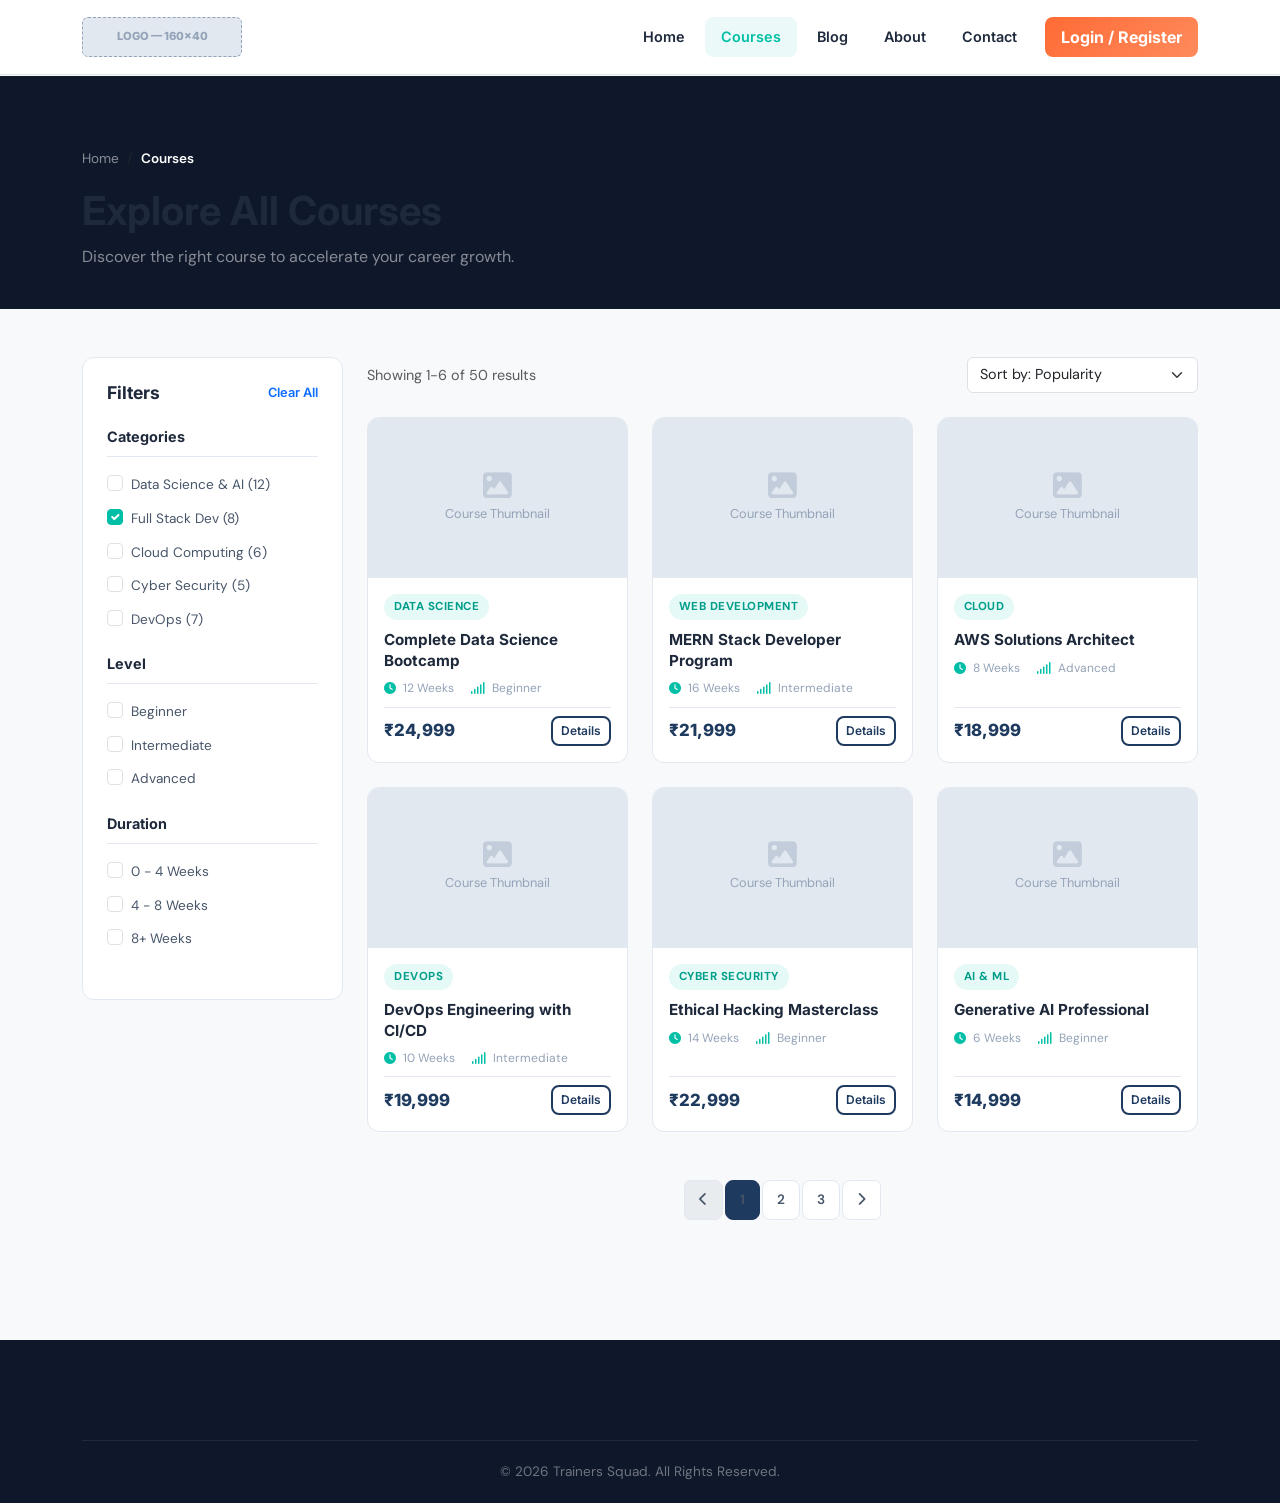
<file: public/prototype/courses.html>
<!DOCTYPE html>
<html lang="en">
<head>
    <meta charset="UTF-8">
    <meta name="viewport" content="width=device-width, initial-scale=1.0">
    <title>All Courses — Trainers Squad</title>
    <link rel="stylesheet" href="https://cdn.jsdelivr.net/npm/bootstrap@5.3.3/dist/css/bootstrap.min.css">
    <link rel="stylesheet" href="https://cdnjs.cloudflare.com/ajax/libs/font-awesome/6.5.1/css/all.min.css">
    <link rel="stylesheet" href="css/style.css">
</head>
<body class="bg-light">

<!-- NAVBAR -->
<nav class="ts-navbar navbar navbar-expand-lg fixed-top bg-white border-bottom" id="mainNav" style="padding:12px 0;">
    <div class="container">
        <a class="navbar-brand d-flex align-items-center gap-2" href="index.html">
            <div class="navbar-logo-placeholder">LOGO — 160×40</div>
        </a>
        <button class="navbar-toggler border-0" type="button" data-bs-toggle="collapse" data-bs-target="#navbarNav">
            <span class="navbar-toggler-icon"></span>
        </button>
        <div class="collapse navbar-collapse" id="navbarNav">
            <ul class="navbar-nav ms-auto align-items-lg-center gap-1">
                <li class="nav-item"><a class="nav-link" href="index.html">Home</a></li>
                <li class="nav-item"><a class="nav-link active" href="courses.html">Courses</a></li>
                <li class="nav-item"><a class="nav-link" href="#">Blog</a></li>
                <li class="nav-item"><a class="nav-link" href="#">About</a></li>
                <li class="nav-item"><a class="nav-link" href="#">Contact</a></li>
                <li class="nav-item ms-lg-2">
                    <a class="btn btn-cta btn-sm px-3 py-2" href="login.html">Login / Register</a>
                </li>
            </ul>
        </div>
    </div>
</nav>

<!-- PAGE HEADER -->
<div class="bg-dark-section text-white pt-5 pb-4" style="margin-top:76px;">
    <div class="container pt-4">
        <div class="ts-breadcrumb bg-transparent border-0 p-0 mb-3">
            <ol class="breadcrumb">
                <li class="breadcrumb-item"><a href="index.html" class="text-white-50 text-decoration-none">Home</a></li>
                <li class="breadcrumb-item active text-white" aria-current="page">Courses</li>
            </ol>
        </div>
        <h1 class="mb-2">Explore All Courses</h1>
        <p class="text-white-50">Discover the right course to accelerate your career growth.</p>
    </div>
</div>

<section class="section-padding pt-5">
    <div class="container">
        <div class="row g-4">
            <!-- SIDEBAR FILTERS -->
            <div class="col-lg-3">
                <div class="filter-sidebar">
                    <h5 class="mb-4 d-flex justify-content-between align-items-center">
                        <span class="fw-bold" style="font-size:1.1rem;font-family:var(--font-heading);">Filters</span>
                        <a href="#" class="text-primary text-decoration-none" style="font-size:0.8rem;font-weight:600;">Clear All</a>
                    </h5>
                    
                    <div class="mb-4">
                        <h6>Categories</h6>
                        <div class="form-check">
                            <input class="form-check-input" type="checkbox" id="cat1">
                            <label class="form-check-label" for="cat1">Data Science & AI (12)</label>
                        </div>
                        <div class="form-check">
                            <input class="form-check-input" type="checkbox" id="cat2" checked>
                            <label class="form-check-label" for="cat2">Full Stack Dev (8)</label>
                        </div>
                        <div class="form-check">
                            <input class="form-check-input" type="checkbox" id="cat3">
                            <label class="form-check-label" for="cat3">Cloud Computing (6)</label>
                        </div>
                        <div class="form-check">
                            <input class="form-check-input" type="checkbox" id="cat4">
                            <label class="form-check-label" for="cat4">Cyber Security (5)</label>
                        </div>
                        <div class="form-check">
                            <input class="form-check-input" type="checkbox" id="cat5">
                            <label class="form-check-label" for="cat5">DevOps (7)</label>
                        </div>
                    </div>
                    
                    <div class="mb-4">
                        <h6>Level</h6>
                        <div class="form-check">
                            <input class="form-check-input" type="checkbox" id="lvl1">
                            <label class="form-check-label" for="lvl1">Beginner</label>
                        </div>
                        <div class="form-check">
                            <input class="form-check-input" type="checkbox" id="lvl2">
                            <label class="form-check-label" for="lvl2">Intermediate</label>
                        </div>
                        <div class="form-check">
                            <input class="form-check-input" type="checkbox" id="lvl3">
                            <label class="form-check-label" for="lvl3">Advanced</label>
                        </div>
                    </div>
                    
                    <div class="mb-4">
                        <h6>Duration</h6>
                        <div class="form-check">
                            <input class="form-check-input" type="checkbox" id="dur1">
                            <label class="form-check-label" for="dur1">0 - 4 Weeks</label>
                        </div>
                        <div class="form-check">
                            <input class="form-check-input" type="checkbox" id="dur2">
                            <label class="form-check-label" for="dur2">4 - 8 Weeks</label>
                        </div>
                        <div class="form-check">
                            <input class="form-check-input" type="checkbox" id="dur3">
                            <label class="form-check-label" for="dur3">8+ Weeks</label>
                        </div>
                    </div>
                </div>
            </div>
            
            <!-- COURSE GRID -->
            <div class="col-lg-9">
                <div class="d-flex justify-content-between align-items-center mb-4">
                    <p class="mb-0 text-muted" style="font-size:0.9rem;">Showing 1-6 of 50 results</p>
                    <select class="form-select w-auto" style="font-size:0.9rem;">
                        <option>Sort by: Popularity</option>
                        <option>Sort by: Newest</option>
                        <option>Sort by: Price (Low to High)</option>
                        <option>Sort by: Price (High to Low)</option>
                    </select>
                </div>
                
                <div class="row g-4">
                    <!-- Course Card 1 -->
                    <div class="col-md-6 col-xl-4">
                        <div class="course-card">
                            <div class="card-img-placeholder" style="height:160px;">
                                <i class="fas fa-image"></i>
                                <span>Course Thumbnail</span>
                            </div>
                            <div class="card-body p-3">
                                <span class="category-badge">Data Science</span>
                                <h5 style="font-size:0.95rem;">Complete Data Science Bootcamp</h5>
                                <div class="course-meta mb-2" style="font-size:0.75rem;">
                                    <span><i class="fas fa-clock"></i> 12 Weeks</span>
                                    <span><i class="fas fa-signal"></i> Beginner</span>
                                </div>
                                <div class="card-footer-custom pt-2 mt-auto">
                                    <div class="price" style="font-size:1.05rem;">₹24,999</div>
                                    <a href="course-detail.html" class="btn btn-outline-primary-custom btn-sm py-1 px-2" style="font-size:0.75rem;">Details</a>
                                </div>
                            </div>
                        </div>
                    </div>
                    <!-- Course Card 2 -->
                    <div class="col-md-6 col-xl-4">
                        <div class="course-card">
                            <div class="card-img-placeholder" style="height:160px;">
                                <i class="fas fa-image"></i>
                                <span>Course Thumbnail</span>
                            </div>
                            <div class="card-body p-3">
                                <span class="category-badge">Web Development</span>
                                <h5 style="font-size:0.95rem;">MERN Stack Developer Program</h5>
                                <div class="course-meta mb-2" style="font-size:0.75rem;">
                                    <span><i class="fas fa-clock"></i> 16 Weeks</span>
                                    <span><i class="fas fa-signal"></i> Intermediate</span>
                                </div>
                                <div class="card-footer-custom pt-2 mt-auto">
                                    <div class="price" style="font-size:1.05rem;">₹21,999</div>
                                    <a href="course-detail.html" class="btn btn-outline-primary-custom btn-sm py-1 px-2" style="font-size:0.75rem;">Details</a>
                                </div>
                            </div>
                        </div>
                    </div>
                    <!-- Course Card 3 -->
                    <div class="col-md-6 col-xl-4">
                        <div class="course-card">
                            <div class="card-img-placeholder" style="height:160px;">
                                <i class="fas fa-image"></i>
                                <span>Course Thumbnail</span>
                            </div>
                            <div class="card-body p-3">
                                <span class="category-badge">Cloud</span>
                                <h5 style="font-size:0.95rem;">AWS Solutions Architect</h5>
                                <div class="course-meta mb-2" style="font-size:0.75rem;">
                                    <span><i class="fas fa-clock"></i> 8 Weeks</span>
                                    <span><i class="fas fa-signal"></i> Advanced</span>
                                </div>
                                <div class="card-footer-custom pt-2 mt-auto">
                                    <div class="price" style="font-size:1.05rem;">₹18,999</div>
                                    <a href="course-detail.html" class="btn btn-outline-primary-custom btn-sm py-1 px-2" style="font-size:0.75rem;">Details</a>
                                </div>
                            </div>
                        </div>
                    </div>
                    <!-- Course Card 4 -->
                    <div class="col-md-6 col-xl-4">
                        <div class="course-card">
                            <div class="card-img-placeholder" style="height:160px;">
                                <i class="fas fa-image"></i>
                                <span>Course Thumbnail</span>
                            </div>
                            <div class="card-body p-3">
                                <span class="category-badge">DevOps</span>
                                <h5 style="font-size:0.95rem;">DevOps Engineering with CI/CD</h5>
                                <div class="course-meta mb-2" style="font-size:0.75rem;">
                                    <span><i class="fas fa-clock"></i> 10 Weeks</span>
                                    <span><i class="fas fa-signal"></i> Intermediate</span>
                                </div>
                                <div class="card-footer-custom pt-2 mt-auto">
                                    <div class="price" style="font-size:1.05rem;">₹19,999</div>
                                    <a href="course-detail.html" class="btn btn-outline-primary-custom btn-sm py-1 px-2" style="font-size:0.75rem;">Details</a>
                                </div>
                            </div>
                        </div>
                    </div>
                    <!-- Course Card 5 -->
                    <div class="col-md-6 col-xl-4">
                        <div class="course-card">
                            <div class="card-img-placeholder" style="height:160px;">
                                <i class="fas fa-image"></i>
                                <span>Course Thumbnail</span>
                            </div>
                            <div class="card-body p-3">
                                <span class="category-badge">Cyber Security</span>
                                <h5 style="font-size:0.95rem;">Ethical Hacking Masterclass</h5>
                                <div class="course-meta mb-2" style="font-size:0.75rem;">
                                    <span><i class="fas fa-clock"></i> 14 Weeks</span>
                                    <span><i class="fas fa-signal"></i> Beginner</span>
                                </div>
                                <div class="card-footer-custom pt-2 mt-auto">
                                    <div class="price" style="font-size:1.05rem;">₹22,999</div>
                                    <a href="course-detail.html" class="btn btn-outline-primary-custom btn-sm py-1 px-2" style="font-size:0.75rem;">Details</a>
                                </div>
                            </div>
                        </div>
                    </div>
                    <!-- Course Card 6 -->
                    <div class="col-md-6 col-xl-4">
                        <div class="course-card">
                            <div class="card-img-placeholder" style="height:160px;">
                                <i class="fas fa-image"></i>
                                <span>Course Thumbnail</span>
                            </div>
                            <div class="card-body p-3">
                                <span class="category-badge">AI & ML</span>
                                <h5 style="font-size:0.95rem;">Generative AI Professional</h5>
                                <div class="course-meta mb-2" style="font-size:0.75rem;">
                                    <span><i class="fas fa-clock"></i> 6 Weeks</span>
                                    <span><i class="fas fa-signal"></i> Beginner</span>
                                </div>
                                <div class="card-footer-custom pt-2 mt-auto">
                                    <div class="price" style="font-size:1.05rem;">₹14,999</div>
                                    <a href="course-detail.html" class="btn btn-outline-primary-custom btn-sm py-1 px-2" style="font-size:0.75rem;">Details</a>
                                </div>
                            </div>
                        </div>
                    </div>
                </div>
                
                <!-- Pagination -->
                <nav class="mt-5 mb-4 d-flex justify-content-center">
                    <ul class="pagination ts-pagination">
                        <li class="page-item disabled"><a class="page-link" href="#"><i class="fas fa-chevron-left"></i></a></li>
                        <li class="page-item active"><a class="page-link" href="#">1</a></li>
                        <li class="page-item"><a class="page-link" href="#">2</a></li>
                        <li class="page-item"><a class="page-link" href="#">3</a></li>
                        <li class="page-item"><a class="page-link" href="#"><i class="fas fa-chevron-right"></i></a></li>
                    </ul>
                </nav>
                
            </div>
        </div>
    </div>
</section>

<!-- FOOTER -->
<footer class="ts-footer" id="footer">
    <div class="container">
        <!-- Same footer structure... placeholder for brevity -->
        <div class="footer-bottom text-center">
            <span>© 2026 Trainers Squad. All Rights Reserved.</span>
        </div>
    </div>
</footer>

<script src="https://cdn.jsdelivr.net/npm/bootstrap@5.3.3/dist/js/bootstrap.bundle.min.js"></script>
</body>
</html>
</file>
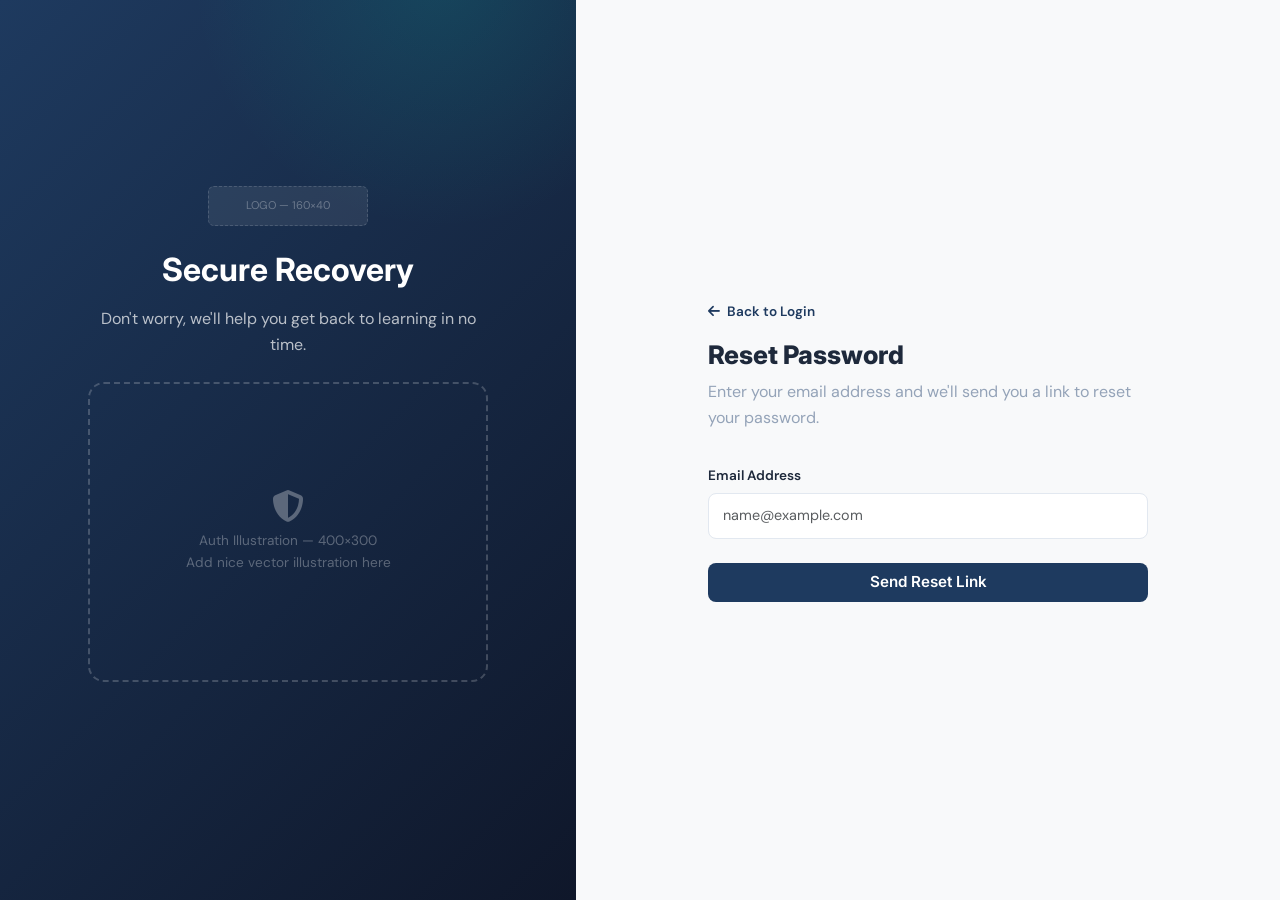
<file: public/prototype/forgot-password.html>
<!DOCTYPE html>
<html lang="en">
<head>
    <meta charset="UTF-8">
    <meta name="viewport" content="width=device-width, initial-scale=1.0">
    <title>Forgot Password — Trainers Squad</title>
    <link rel="stylesheet" href="https://cdn.jsdelivr.net/npm/bootstrap@5.3.3/dist/css/bootstrap.min.css">
    <link rel="stylesheet" href="https://cdnjs.cloudflare.com/ajax/libs/font-awesome/6.5.1/css/all.min.css">
    <link rel="stylesheet" href="css/style.css">
</head>
<body class="bg-light">

<div class="auth-wrapper">
    <div class="auth-branding d-none d-lg-flex">
        <div class="auth-branding-content">
            <a href="index.html" class="d-inline-block mb-4">
                <div class="navbar-logo-placeholder mx-auto" style="background:rgba(255,255,255,0.08);border-color:rgba(255,255,255,0.15);color:rgba(255,255,255,0.3);">LOGO — 160×40</div>
            </a>
            <h2>Secure Recovery</h2>
            <p>Don't worry, we'll help you get back to learning in no time.</p>
            <div class="auth-illustration-placeholder mt-4">
                <i class="fas fa-shield-alt"></i>
                <span>Auth Illustration — 400×300<br>Add nice vector illustration here</span>
            </div>
        </div>
    </div>
    
    <div class="auth-form-side">
        <div class="auth-form-card">
            <div class="d-lg-none mb-4 text-center">
                <a href="index.html" class="d-inline-block">
                    <div class="navbar-logo-placeholder mx-auto">LOGO — 160×40</div>
                </a>
            </div>
            
            <a href="login.html" class="text-decoration-none d-inline-block mb-3" style="font-size:0.85rem;font-weight:600;"><i class="fas fa-arrow-left me-1"></i> Back to Login</a>
            
            <h3>Reset Password</h3>
            <p class="subtitle">Enter your email address and we'll send you a link to reset your password.</p>
            
            <form action="login.html">
                <div class="mb-4">
                    <label class="form-label">Email Address</label>
                    <input type="email" class="form-control" placeholder="name@example.com" required>
                </div>
                
                <button type="submit" class="btn btn-primary-custom w-100 py-2">Send Reset Link</button>
            </form>
        </div>
    </div>
</div>

<script src="https://cdn.jsdelivr.net/npm/bootstrap@5.3.3/dist/js/bootstrap.bundle.min.js"></script>
</body>
</html>
</file>
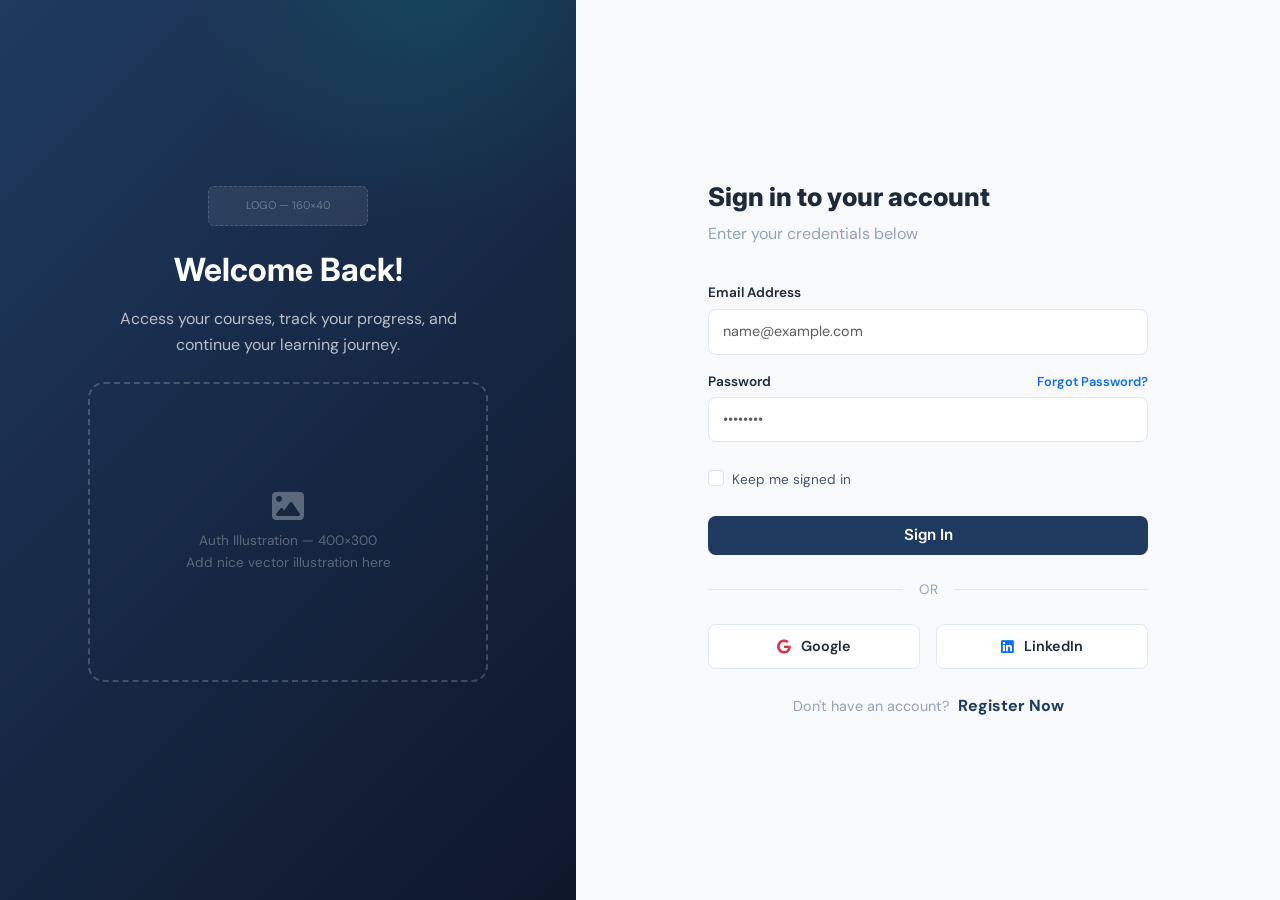
<file: public/prototype/login.html>
<!DOCTYPE html>
<html lang="en">
<head>
    <meta charset="UTF-8">
    <meta name="viewport" content="width=device-width, initial-scale=1.0">
    <title>Login — Trainers Squad</title>
    <link rel="stylesheet" href="https://cdn.jsdelivr.net/npm/bootstrap@5.3.3/dist/css/bootstrap.min.css">
    <link rel="stylesheet" href="https://cdnjs.cloudflare.com/ajax/libs/font-awesome/6.5.1/css/all.min.css">
    <link rel="stylesheet" href="css/style.css">
</head>
<body class="bg-light">

<div class="auth-wrapper">
    <div class="auth-branding d-none d-lg-flex">
        <div class="auth-branding-content">
            <a href="index.html" class="d-inline-block mb-4">
                <div class="navbar-logo-placeholder mx-auto" style="background:rgba(255,255,255,0.08);border-color:rgba(255,255,255,0.15);color:rgba(255,255,255,0.3);">LOGO — 160×40</div>
            </a>
            <h2>Welcome Back!</h2>
            <p>Access your courses, track your progress, and continue your learning journey.</p>
            <div class="auth-illustration-placeholder mt-4">
                <i class="fas fa-image"></i>
                <span>Auth Illustration — 400×300<br>Add nice vector illustration here</span>
            </div>
        </div>
    </div>
    
    <div class="auth-form-side">
        <div class="auth-form-card">
            <div class="d-lg-none mb-4 text-center">
                <a href="index.html" class="d-inline-block">
                    <div class="navbar-logo-placeholder mx-auto">LOGO — 160×40</div>
                </a>
            </div>
            
            <h3>Sign in to your account</h3>
            <p class="subtitle">Enter your credentials below</p>
            
            <form action="student-dashboard.html">
                <div class="mb-3">
                    <label class="form-label">Email Address</label>
                    <input type="email" class="form-control" placeholder="name@example.com" required>
                </div>
                
                <div class="mb-4">
                    <div class="d-flex justify-content-between align-items-center mb-1">
                        <label class="form-label mb-0">Password</label>
                        <a href="forgot-password.html" class="text-primary text-decoration-none" style="font-size:0.8rem;font-weight:600;">Forgot Password?</a>
                    </div>
                    <input type="password" class="form-control" placeholder="••••••••" required>
                </div>
                
                <div class="mb-4 form-check">
                    <input type="checkbox" class="form-check-input" id="rememberMe">
                    <label class="form-check-label" for="rememberMe" style="font-size:0.85rem;color:var(--text-body);">Keep me signed in</label>
                </div>
                
                <button type="submit" class="btn btn-primary-custom w-100 py-2">Sign In</button>
            </form>
            
            <div class="auth-divider">OR</div>
            
            <div class="d-flex gap-3 mb-4">
                <button class="social-login-btn">
                    <i class="fab fa-google text-danger"></i> Google
                </button>
                <button class="social-login-btn">
                    <i class="fab fa-linkedin text-primary"></i> LinkedIn
                </button>
            </div>
            
            <div class="text-center mt-4">
                <span style="color:var(--text-muted);font-size:0.9rem;">Don't have an account?</span>
                <a href="register.html" class="text-accent fw-bold text-decoration-none ms-1">Register Now</a>
            </div>
        </div>
    </div>
</div>

<script src="https://cdn.jsdelivr.net/npm/bootstrap@5.3.3/dist/js/bootstrap.bundle.min.js"></script>
</body>
</html>
</file>
<file: public/prototype/css/style.css>
@import url('https://fonts.googleapis.com/css2?family=Inter:wght@400;500;600;700;800;900&family=DM+Sans:wght@400;500;600;700&display=swap');

:root {
    --primary: #1E3A5F;
    --primary-light: #2A4F7F;
    --primary-dark: #152B47;
    --accent: #00BFA6;
    --accent-light: #33CCBA;
    --accent-dark: #009E8A;
    --cta: #FF6B35;
    --cta-light: #FF8A5C;
    --cta-dark: #E55A26;
    --bg-light: #F8FAFC;
    --bg-dark: #0F172A;
    --bg-section: #F1F5F9;
    --text-heading: #1E293B;
    --text-body: #475569;
    --text-muted: #94A3B8;
    --text-white: #F8FAFC;
    --border: #E2E8F0;
    --card-shadow: 0 4px 24px rgba(30, 58, 95, 0.08);
    --card-shadow-hover: 0 12px 40px rgba(30, 58, 95, 0.15);
    --glass-bg: rgba(255, 255, 255, 0.7);
    --glass-border: rgba(255, 255, 255, 0.3);
    --radius-sm: 8px;
    --radius-md: 12px;
    --radius-lg: 16px;
    --radius-xl: 24px;
    --transition: all 0.3s ease;
    --font-heading: 'Inter', sans-serif;
    --font-body: 'DM Sans', sans-serif;

    --sidebar-width: 260px;
    --sidebar-collapsed: 72px;
    --topbar-height: 64px;
}

*, *::before, *::after { box-sizing: border-box; }

html { scroll-behavior: smooth; }

body {
    font-family: var(--font-body);
    color: var(--text-body);
    background: var(--bg-light);
    line-height: 1.6;
    -webkit-font-smoothing: antialiased;
}

h1, h2, h3, h4, h5, h6 {
    font-family: var(--font-heading);
    color: var(--text-heading);
    font-weight: 700;
    line-height: 1.25;
}

a {
    text-decoration: none;
    color: var(--primary);
    transition: var(--transition);
}
a:hover { color: var(--accent); }

img { max-width: 100%; height: auto; }

::-webkit-scrollbar { width: 8px; }
::-webkit-scrollbar-track { background: var(--bg-light); }
::-webkit-scrollbar-thumb {
    background: var(--primary-light);
    border-radius: 4px;
}
::-webkit-scrollbar-thumb:hover { background: var(--primary); }

/* ====================== PLACEHOLDERS ====================== */
.img-placeholder {
    background: #E2E8F0;
    border: 2px dashed #94A3B8;
    display: flex;
    align-items: center;
    justify-content: center;
    flex-direction: column;
    color: var(--text-muted);
    font-size: 0.85rem;
    font-weight: 500;
    gap: 6px;
    border-radius: var(--radius-sm);
    overflow: hidden;
    position: relative;
}
.img-placeholder i { font-size: 1.8rem; opacity: 0.5; }
.img-placeholder span { text-align: center; padding: 0 10px; }

/* ====================== BUTTONS ====================== */
.btn-primary-custom {
    background: var(--primary);
    color: #fff;
    border: none;
    padding: 12px 28px;
    border-radius: var(--radius-sm);
    font-weight: 600;
    font-family: var(--font-heading);
    transition: var(--transition);
    font-size: 0.95rem;
}
.btn-primary-custom:hover {
    background: var(--primary-light);
    color: #fff;
    transform: translateY(-2px);
    box-shadow: 0 6px 20px rgba(30, 58, 95, 0.25);
}

.btn-accent {
    background: var(--accent);
    color: #fff;
    border: none;
    padding: 12px 28px;
    border-radius: var(--radius-sm);
    font-weight: 600;
    font-family: var(--font-heading);
    transition: var(--transition);
    font-size: 0.95rem;
}
.btn-accent:hover {
    background: var(--accent-dark);
    color: #fff;
    transform: translateY(-2px);
    box-shadow: 0 6px 20px rgba(0, 191, 166, 0.3);
}

.btn-cta {
    background: linear-gradient(135deg, var(--cta), var(--cta-light));
    color: #fff;
    border: none;
    padding: 14px 32px;
    border-radius: var(--radius-sm);
    font-weight: 700;
    font-family: var(--font-heading);
    transition: var(--transition);
    font-size: 1rem;
}
.btn-cta:hover {
    background: linear-gradient(135deg, var(--cta-dark), var(--cta));
    color: #fff;
    transform: translateY(-2px);
    box-shadow: 0 8px 24px rgba(255, 107, 53, 0.35);
}

.btn-outline-primary-custom {
    background: transparent;
    color: var(--primary);
    border: 2px solid var(--primary);
    padding: 10px 26px;
    border-radius: var(--radius-sm);
    font-weight: 600;
    font-family: var(--font-heading);
    transition: var(--transition);
}
.btn-outline-primary-custom:hover {
    background: var(--primary);
    color: #fff;
    transform: translateY(-2px);
}

.btn-outline-light-custom {
    background: transparent;
    color: #fff;
    border: 2px solid rgba(255,255,255,0.5);
    padding: 10px 26px;
    border-radius: var(--radius-sm);
    font-weight: 600;
    transition: var(--transition);
}
.btn-outline-light-custom:hover {
    background: #fff;
    color: var(--primary);
}

/* ====================== NAVBAR ====================== */
.ts-navbar {
    background: rgba(255,255,255,0.95);
    backdrop-filter: blur(12px);
    -webkit-backdrop-filter: blur(12px);
    border-bottom: 1px solid var(--border);
    padding: 12px 0;
    transition: var(--transition);
    z-index: 1050;
}
.ts-navbar.scrolled {
    padding: 6px 0;
    box-shadow: 0 2px 20px rgba(0,0,0,0.08);
}
.ts-navbar .navbar-brand {
    font-family: var(--font-heading);
    font-weight: 800;
    font-size: 1.5rem;
    color: var(--primary);
}
.ts-navbar .nav-link {
    font-family: var(--font-heading);
    font-weight: 600;
    font-size: 0.9rem;
    color: var(--text-heading);
    padding: 8px 16px !important;
    border-radius: var(--radius-sm);
    transition: var(--transition);
}
.ts-navbar .nav-link:hover,
.ts-navbar .nav-link.active {
    color: var(--accent);
    background: rgba(0, 191, 166, 0.08);
}
.navbar-logo-placeholder {
    width: 160px;
    height: 40px;
    background: #E2E8F0;
    border: 1px dashed #94A3B8;
    border-radius: 6px;
    display: flex;
    align-items: center;
    justify-content: center;
    font-size: 0.7rem;
    color: var(--text-muted);
}

/* ====================== HERO ====================== */
.ts-hero {
    background: linear-gradient(135deg, var(--bg-dark) 0%, var(--primary) 50%, var(--primary-dark) 100%);
    min-height: 600px;
    display: flex;
    align-items: center;
    position: relative;
    overflow: hidden;
    padding: 100px 0 80px;
}
.ts-hero::before {
    content: '';
    position: absolute;
    top: -50%;
    right: -20%;
    width: 800px;
    height: 800px;
    background: radial-gradient(circle, rgba(0,191,166,0.15) 0%, transparent 70%);
    border-radius: 50%;
    animation: heroGlow 6s ease-in-out infinite alternate;
}
.ts-hero::after {
    content: '';
    position: absolute;
    bottom: -30%;
    left: -10%;
    width: 600px;
    height: 600px;
    background: radial-gradient(circle, rgba(255,107,53,0.1) 0%, transparent 70%);
    border-radius: 50%;
    animation: heroGlow 8s ease-in-out infinite alternate-reverse;
}
@keyframes heroGlow {
    0% { transform: scale(1); opacity: 0.5; }
    100% { transform: scale(1.2); opacity: 1; }
}
.ts-hero h1 {
    color: #fff;
    font-size: 3.2rem;
    font-weight: 900;
    line-height: 1.15;
    margin-bottom: 20px;
}
.ts-hero h1 .highlight {
    background: linear-gradient(135deg, var(--accent), var(--accent-light));
    -webkit-background-clip: text;
    -webkit-text-fill-color: transparent;
    background-clip: text;
}
.ts-hero p {
    color: rgba(255, 255, 255, 0.8);
    font-size: 1.15rem;
    max-width: 540px;
    margin-bottom: 32px;
}
.ts-hero .hero-search {
    background: rgba(255,255,255,0.12);
    backdrop-filter: blur(8px);
    border: 1px solid rgba(255,255,255,0.2);
    border-radius: var(--radius-md);
    padding: 6px;
    max-width: 500px;
    display: flex;
    gap: 6px;
}
.ts-hero .hero-search input {
    background: transparent;
    border: none;
    color: #fff;
    padding: 12px 16px;
    flex: 1;
    font-size: 0.95rem;
}
.ts-hero .hero-search input::placeholder { color: rgba(255,255,255,0.5); }
.ts-hero .hero-search input:focus { outline: none; }
.ts-hero .hero-search .btn { white-space: nowrap; }

.hero-image-placeholder {
    width: 100%;
    height: 420px;
    background: rgba(255,255,255,0.08);
    border: 2px dashed rgba(255,255,255,0.25);
    border-radius: var(--radius-lg);
    display: flex;
    align-items: center;
    justify-content: center;
    flex-direction: column;
    color: rgba(255,255,255,0.4);
    font-size: 0.9rem;
    gap: 8px;
}
.hero-image-placeholder i { font-size: 2.5rem; }

.hero-stats {
    display: flex;
    gap: 40px;
    margin-top: 40px;
}
.hero-stat {
    color: #fff;
}
.hero-stat .number {
    font-family: var(--font-heading);
    font-size: 2rem;
    font-weight: 800;
    color: var(--accent);
}
.hero-stat .label {
    font-size: 0.85rem;
    color: rgba(255,255,255,0.6);
}

/* ====================== SECTIONS ====================== */
.section-padding { padding: 80px 0; }

.section-header {
    text-align: center;
    margin-bottom: 50px;
}
.section-header h2 {
    font-size: 2.2rem;
    font-weight: 800;
    margin-bottom: 12px;
}
.section-header p {
    color: var(--text-muted);
    font-size: 1.05rem;
    max-width: 600px;
    margin: 0 auto;
}
.section-badge {
    display: inline-block;
    background: rgba(0, 191, 166, 0.1);
    color: var(--accent-dark);
    font-size: 0.8rem;
    font-weight: 700;
    font-family: var(--font-heading);
    padding: 6px 16px;
    border-radius: 50px;
    margin-bottom: 12px;
    text-transform: uppercase;
    letter-spacing: 1px;
}

.bg-section { background: var(--bg-section); }
.bg-dark-section {
    background: var(--bg-dark);
}
.bg-dark-section h2,
.bg-dark-section h3,
.bg-dark-section h4 { color: #fff; }
.bg-dark-section p { color: rgba(255,255,255,0.7); }
.bg-dark-section .section-badge {
    background: rgba(0,191,166,0.15);
    color: var(--accent);
}

/* ====================== CATEGORY CARDS ====================== */
.category-card {
    background: #fff;
    border-radius: var(--radius-md);
    padding: 32px 20px;
    text-align: center;
    transition: var(--transition);
    border: 1px solid var(--border);
    cursor: pointer;
}
.category-card:hover {
    transform: translateY(-6px);
    box-shadow: var(--card-shadow-hover);
    border-color: var(--accent);
}
.category-card .icon-placeholder {
    width: 64px;
    height: 64px;
    margin: 0 auto 16px;
    background: rgba(0, 191, 166, 0.1);
    border-radius: var(--radius-md);
    display: flex;
    align-items: center;
    justify-content: center;
    font-size: 1.5rem;
    color: var(--accent);
    transition: var(--transition);
}
.category-card:hover .icon-placeholder {
    background: var(--accent);
    color: #fff;
}
.category-card h5 {
    font-size: 1rem;
    font-weight: 700;
    margin-bottom: 4px;
}
.category-card .course-count {
    font-size: 0.8rem;
    color: var(--text-muted);
}

/* ====================== COURSE CARDS ====================== */
.course-card {
    background: #fff;
    border-radius: var(--radius-md);
    overflow: hidden;
    transition: var(--transition);
    border: 1px solid var(--border);
    height: 100%;
    display: flex;
    flex-direction: column;
}
.course-card:hover {
    transform: translateY(-6px);
    box-shadow: var(--card-shadow-hover);
}
.course-card .card-img-placeholder {
    width: 100%;
    height: 200px;
    background: #E2E8F0;
    border-bottom: 1px solid var(--border);
    display: flex;
    align-items: center;
    justify-content: center;
    flex-direction: column;
    color: var(--text-muted);
    font-size: 0.8rem;
    gap: 4px;
}
.course-card .card-img-placeholder i { font-size: 1.8rem; opacity: 0.4; }
.course-card .card-body {
    padding: 20px;
    flex: 1;
    display: flex;
    flex-direction: column;
}
.course-card .category-badge {
    display: inline-block;
    background: rgba(0, 191, 166, 0.1);
    color: var(--accent-dark);
    font-size: 0.72rem;
    font-weight: 700;
    padding: 4px 10px;
    border-radius: 50px;
    text-transform: uppercase;
    letter-spacing: 0.5px;
    margin-bottom: 10px;
    width: fit-content;
}
.course-card h5 {
    font-size: 1.05rem;
    font-weight: 700;
    margin-bottom: 8px;
    line-height: 1.35;
}
.course-card .course-meta {
    display: flex;
    gap: 16px;
    font-size: 0.8rem;
    color: var(--text-muted);
    margin-bottom: 16px;
}
.course-card .course-meta i { color: var(--accent); margin-right: 4px; }
.course-card .card-footer-custom {
    display: flex;
    align-items: center;
    justify-content: space-between;
    padding-top: 16px;
    border-top: 1px solid var(--border);
    margin-top: auto;
}
.course-card .price {
    font-family: var(--font-heading);
    font-weight: 800;
    font-size: 1.15rem;
    color: var(--primary);
}
.course-card .price .old-price {
    font-size: 0.8rem;
    color: var(--text-muted);
    text-decoration: line-through;
    font-weight: 500;
    margin-right: 4px;
}
.course-card .rating {
    color: #F59E0B;
    font-size: 0.85rem;
}
.course-card .rating span {
    color: var(--text-muted);
    font-weight: 600;
    margin-left: 2px;
}

/* ====================== STATS ====================== */
.stats-section {
    background: linear-gradient(135deg, var(--primary) 0%, var(--primary-dark) 100%);
    position: relative;
    overflow: hidden;
}
.stat-item {
    text-align: center;
    padding: 30px 20px;
}
.stat-item .stat-number {
    font-family: var(--font-heading);
    font-size: 2.8rem;
    font-weight: 900;
    color: var(--accent);
    margin-bottom: 4px;
}
.stat-item .stat-label {
    color: rgba(255,255,255,0.7);
    font-size: 0.95rem;
    font-weight: 500;
}

/* ====================== TRAINER CARDS ====================== */
.trainer-card {
    text-align: center;
    padding: 30px 20px;
    background: #fff;
    border-radius: var(--radius-md);
    border: 1px solid var(--border);
    transition: var(--transition);
}
.trainer-card:hover {
    transform: translateY(-6px);
    box-shadow: var(--card-shadow-hover);
}
.trainer-card .trainer-avatar {
    width: 110px;
    height: 110px;
    border-radius: 50%;
    margin: 0 auto 16px;
    background: #E2E8F0;
    border: 3px solid var(--accent);
    display: flex;
    align-items: center;
    justify-content: center;
    color: var(--text-muted);
    font-size: 0.7rem;
}
.trainer-card .trainer-avatar i { font-size: 2rem; opacity: 0.4; }
.trainer-card h5 { font-size: 1.05rem; margin-bottom: 2px; }
.trainer-card .title {
    color: var(--accent);
    font-size: 0.85rem;
    font-weight: 600;
    margin-bottom: 12px;
}
.trainer-card .social-links a {
    display: inline-flex;
    align-items: center;
    justify-content: center;
    width: 36px;
    height: 36px;
    border-radius: 50%;
    background: rgba(0,191,166,0.1);
    color: var(--accent);
    margin: 0 4px;
    transition: var(--transition);
}
.trainer-card .social-links a:hover {
    background: var(--accent);
    color: #fff;
}

/* ====================== TESTIMONIALS ====================== */
.testimonial-card {
    background: #fff;
    border-radius: var(--radius-lg);
    padding: 40px;
    border: 1px solid var(--border);
    position: relative;
}
.testimonial-card .quote-icon {
    position: absolute;
    top: 24px;
    right: 32px;
    font-size: 3rem;
    color: rgba(0,191,166,0.12);
}
.testimonial-card .stars {
    color: #F59E0B;
    font-size: 0.9rem;
    margin-bottom: 16px;
}
.testimonial-card .quote {
    font-size: 1.05rem;
    line-height: 1.7;
    color: var(--text-body);
    margin-bottom: 24px;
    font-style: italic;
}
.testimonial-card .author {
    display: flex;
    align-items: center;
    gap: 14px;
}
.testimonial-card .author-avatar {
    width: 52px;
    height: 52px;
    border-radius: 50%;
    background: #E2E8F0;
    display: flex;
    align-items: center;
    justify-content: center;
    font-size: 0.6rem;
    color: var(--text-muted);
    flex-shrink: 0;
}
.testimonial-card .author-info h6 {
    font-size: 0.95rem;
    margin-bottom: 0;
}
.testimonial-card .author-info small {
    color: var(--text-muted);
    font-size: 0.8rem;
}

/* ====================== FAQ ====================== */
.faq-accordion .accordion-item {
    border: 1px solid var(--border);
    border-radius: var(--radius-md) !important;
    margin-bottom: 12px;
    overflow: hidden;
}
.faq-accordion .accordion-button {
    font-family: var(--font-heading);
    font-weight: 600;
    font-size: 1rem;
    color: var(--text-heading);
    padding: 18px 24px;
    background: #fff;
    box-shadow: none;
}
.faq-accordion .accordion-button:not(.collapsed) {
    color: var(--primary);
    background: rgba(0,191,166,0.04);
}
.faq-accordion .accordion-button::after {
    background-image: none;
    content: '\f078';
    font-family: 'Font Awesome 6 Free';
    font-weight: 900;
    font-size: 0.75rem;
    color: var(--accent);
    transition: var(--transition);
}
.faq-accordion .accordion-body {
    padding: 0 24px 20px;
    color: var(--text-body);
    line-height: 1.7;
}

/* ====================== LEAD FORM ====================== */
.lead-form-section {
    background: linear-gradient(135deg, var(--primary) 0%, var(--bg-dark) 100%);
    position: relative;
    overflow: hidden;
}
.lead-form-card {
    background: rgba(255,255,255,0.06);
    backdrop-filter: blur(16px);
    -webkit-backdrop-filter: blur(16px);
    border: 1px solid rgba(255,255,255,0.12);
    border-radius: var(--radius-lg);
    padding: 40px;
}
.lead-form-card .form-control {
    background: rgba(255,255,255,0.08);
    border: 1px solid rgba(255,255,255,0.15);
    color: #fff;
    padding: 12px 16px;
    border-radius: var(--radius-sm);
    font-size: 0.9rem;
}
.lead-form-card .form-control::placeholder { color: rgba(255,255,255,0.4); }
.lead-form-card .form-control:focus {
    background: rgba(255,255,255,0.12);
    border-color: var(--accent);
    box-shadow: 0 0 0 3px rgba(0,191,166,0.15);
    color: #fff;
}
.lead-form-card .form-select {
    background-color: rgba(255,255,255,0.08);
    border: 1px solid rgba(255,255,255,0.15);
    color: rgba(255,255,255,0.6);
    padding: 12px 16px;
    border-radius: var(--radius-sm);
}

/* ====================== PARTNERS MARQUEE ====================== */
.partners-marquee {
    overflow: hidden;
    white-space: nowrap;
    position: relative;
}
.partners-marquee::before,
.partners-marquee::after {
    content: '';
    position: absolute;
    top: 0;
    width: 100px;
    height: 100%;
    z-index: 2;
}
.partners-marquee::before {
    left: 0;
    background: linear-gradient(90deg, var(--bg-light), transparent);
}
.partners-marquee::after {
    right: 0;
    background: linear-gradient(270deg, var(--bg-light), transparent);
}
.bg-section .partners-marquee::before {
    background: linear-gradient(90deg, var(--bg-section), transparent);
}
.bg-section .partners-marquee::after {
    background: linear-gradient(270deg, var(--bg-section), transparent);
}
.marquee-track {
    display: inline-flex;
    animation: marquee 30s linear infinite;
    gap: 50px;
    align-items: center;
}
@keyframes marquee {
    0% { transform: translateX(0); }
    100% { transform: translateX(-50%); }
}
.partner-logo-placeholder {
    width: 120px;
    height: 50px;
    background: #fff;
    border: 1px dashed #CBD5E1;
    border-radius: 8px;
    display: flex;
    align-items: center;
    justify-content: center;
    font-size: 0.65rem;
    color: var(--text-muted);
    flex-shrink: 0;
}

/* ====================== FOOTER ====================== */
.ts-footer {
    background: var(--bg-dark);
    color: rgba(255,255,255,0.7);
    padding: 60px 0 0;
}
.ts-footer h5 {
    color: #fff;
    font-size: 1rem;
    font-weight: 700;
    margin-bottom: 20px;
}
.ts-footer ul { list-style: none; padding: 0; margin: 0; }
.ts-footer ul li { margin-bottom: 10px; }
.ts-footer ul li a {
    color: rgba(255,255,255,0.6);
    font-size: 0.9rem;
    transition: var(--transition);
}
.ts-footer ul li a:hover { color: var(--accent); padding-left: 4px; }
.ts-footer .footer-contact-item {
    display: flex;
    gap: 12px;
    margin-bottom: 14px;
    font-size: 0.9rem;
}
.ts-footer .footer-contact-item i {
    color: var(--accent);
    margin-top: 4px;
}
.ts-footer .social-icons a {
    display: inline-flex;
    align-items: center;
    justify-content: center;
    width: 40px;
    height: 40px;
    border-radius: 50%;
    background: rgba(255,255,255,0.08);
    color: rgba(255,255,255,0.7);
    margin-right: 8px;
    transition: var(--transition);
    font-size: 1rem;
}
.ts-footer .social-icons a:hover {
    background: var(--accent);
    color: #fff;
    transform: translateY(-3px);
}
.footer-bottom {
    border-top: 1px solid rgba(255,255,255,0.08);
    padding: 20px 0;
    margin-top: 40px;
    font-size: 0.85rem;
    color: rgba(255,255,255,0.4);
}
.footer-newsletter .input-group {
    max-width: 320px;
}
.footer-newsletter .form-control {
    background: rgba(255,255,255,0.08);
    border: 1px solid rgba(255,255,255,0.15);
    color: #fff;
    padding: 10px 14px;
    border-radius: var(--radius-sm) 0 0 var(--radius-sm);
}
.footer-newsletter .form-control::placeholder { color: rgba(255,255,255,0.3); }

/* ====================== AUTH PAGES ====================== */
.auth-wrapper {
    min-height: 100vh;
    display: flex;
}
.auth-branding {
    background: linear-gradient(135deg, var(--primary) 0%, var(--bg-dark) 100%);
    flex: 0 0 45%;
    display: flex;
    align-items: center;
    justify-content: center;
    padding: 40px;
    position: relative;
    overflow: hidden;
}
.auth-branding::before {
    content: '';
    position: absolute;
    top: -30%;
    right: -20%;
    width: 500px;
    height: 500px;
    background: radial-gradient(circle, rgba(0,191,166,0.15) 0%, transparent 70%);
    border-radius: 50%;
}
.auth-branding-content {
    position: relative;
    z-index: 1;
    text-align: center;
    color: #fff;
    max-width: 400px;
}
.auth-branding-content h2 {
    color: #fff;
    font-size: 2rem;
    margin-bottom: 16px;
}
.auth-branding-content p { color: rgba(255,255,255,0.7); }
.auth-illustration-placeholder {
    width: 100%;
    height: 300px;
    border: 2px dashed rgba(255,255,255,0.2);
    border-radius: var(--radius-lg);
    display: flex;
    align-items: center;
    justify-content: center;
    flex-direction: column;
    color: rgba(255,255,255,0.3);
    font-size: 0.85rem;
    gap: 8px;
    margin-bottom: 32px;
}
.auth-illustration-placeholder i { font-size: 2rem; }
.auth-form-side {
    flex: 1;
    display: flex;
    align-items: center;
    justify-content: center;
    padding: 40px;
}
.auth-form-card {
    width: 100%;
    max-width: 440px;
}
.auth-form-card h3 {
    font-size: 1.6rem;
    font-weight: 800;
    margin-bottom: 8px;
}
.auth-form-card .subtitle {
    color: var(--text-muted);
    margin-bottom: 32px;
}
.auth-form-card .form-label {
    font-weight: 600;
    font-size: 0.85rem;
    color: var(--text-heading);
    margin-bottom: 6px;
}
.auth-form-card .form-control {
    padding: 11px 14px;
    border-radius: var(--radius-sm);
    border: 1.5px solid var(--border);
    font-size: 0.9rem;
    transition: var(--transition);
}
.auth-form-card .form-control:focus {
    border-color: var(--accent);
    box-shadow: 0 0 0 3px rgba(0,191,166,0.1);
}
.auth-divider {
    display: flex;
    align-items: center;
    gap: 16px;
    margin: 24px 0;
    color: var(--text-muted);
    font-size: 0.85rem;
}
.auth-divider::before,
.auth-divider::after {
    content: '';
    flex: 1;
    height: 1px;
    background: var(--border);
}
.social-login-btn {
    display: flex;
    align-items: center;
    justify-content: center;
    gap: 10px;
    width: 100%;
    padding: 10px;
    border: 1.5px solid var(--border);
    border-radius: var(--radius-sm);
    background: #fff;
    font-weight: 600;
    font-size: 0.9rem;
    color: var(--text-heading);
    transition: var(--transition);
    cursor: pointer;
}
.social-login-btn:hover {
    border-color: var(--primary);
    box-shadow: var(--card-shadow);
}

/* ====================== COURSE LISTING ====================== */
.filter-sidebar {
    background: #fff;
    border-radius: var(--radius-md);
    padding: 24px;
    border: 1px solid var(--border);
    position: sticky;
    top: 90px;
}
.filter-sidebar h6 {
    font-weight: 700;
    font-size: 0.9rem;
    margin-bottom: 14px;
    padding-bottom: 10px;
    border-bottom: 1px solid var(--border);
}
.filter-sidebar .form-check {
    margin-bottom: 8px;
}
.filter-sidebar .form-check-label {
    font-size: 0.85rem;
    color: var(--text-body);
}
.filter-sidebar .form-check-input:checked {
    background-color: var(--accent);
    border-color: var(--accent);
}

/* ====================== COURSE DETAIL ====================== */
.course-detail-banner {
    width: 100%;
    height: 350px;
    background: linear-gradient(135deg, var(--primary), var(--primary-dark));
    position: relative;
    display: flex;
    align-items: flex-end;
    padding-bottom: 40px;
}
.course-detail-banner .banner-placeholder {
    position: absolute;
    inset: 0;
    display: flex;
    align-items: center;
    justify-content: center;
    flex-direction: column;
    color: rgba(255,255,255,0.3);
    font-size: 0.9rem;
    gap: 8px;
}
.course-detail-banner .banner-placeholder i { font-size: 2.5rem; }

.course-sticky-sidebar {
    background: #fff;
    border-radius: var(--radius-md);
    border: 1px solid var(--border);
    padding: 28px;
    position: sticky;
    top: 90px;
    box-shadow: var(--card-shadow);
}
.course-sticky-sidebar .price-tag {
    font-family: var(--font-heading);
    font-size: 2rem;
    font-weight: 800;
    color: var(--primary);
    margin-bottom: 4px;
}
.course-sticky-sidebar .original-price {
    font-size: 1rem;
    color: var(--text-muted);
    text-decoration: line-through;
}
.course-sticky-sidebar .discount-badge {
    background: rgba(255,107,53,0.12);
    color: var(--cta);
    font-size: 0.8rem;
    font-weight: 700;
    padding: 4px 10px;
    border-radius: 50px;
    margin-left: 8px;
}
.course-highlights {
    list-style: none;
    padding: 0;
    margin: 20px 0;
}
.course-highlights li {
    display: flex;
    align-items: center;
    gap: 10px;
    padding: 10px 0;
    border-bottom: 1px solid var(--border);
    font-size: 0.9rem;
}
.course-highlights li i {
    color: var(--accent);
    width: 18px;
}
.course-highlights li:last-child { border-bottom: none; }

.curriculum-accordion .accordion-item {
    border: 1px solid var(--border);
    margin-bottom: 8px;
    border-radius: var(--radius-sm) !important;
    overflow: hidden;
}
.curriculum-accordion .accordion-button {
    font-weight: 600;
    font-size: 0.95rem;
    background: var(--bg-section);
    padding: 14px 18px;
}
.curriculum-accordion .accordion-button:not(.collapsed) { background: rgba(0,191,166,0.06); }
.curriculum-accordion .lesson-list {
    list-style: none;
    padding: 0;
    margin: 0;
}
.curriculum-accordion .lesson-list li {
    padding: 10px 18px;
    border-bottom: 1px solid var(--border);
    font-size: 0.88rem;
    display: flex;
    align-items: center;
    gap: 10px;
}
.curriculum-accordion .lesson-list li:last-child { border-bottom: none; }
.curriculum-accordion .lesson-list li i { color: var(--accent); font-size: 0.8rem; }

/* ====================== STUDENT DASHBOARD ====================== */
.dashboard-sidebar {
    width: var(--sidebar-width);
    background: #fff;
    border-right: 1px solid var(--border);
    min-height: 100vh;
    position: fixed;
    top: 0;
    left: 0;
    z-index: 1040;
    transition: var(--transition);
    display: flex;
    flex-direction: column;
}
.dashboard-sidebar .sidebar-header {
    padding: 20px 24px;
    border-bottom: 1px solid var(--border);
    display: flex;
    align-items: center;
    gap: 12px;
}
.dashboard-sidebar .sidebar-nav {
    padding: 16px 12px;
    flex: 1;
}
.dashboard-sidebar .nav-item {
    margin-bottom: 4px;
}
.dashboard-sidebar .nav-link {
    display: flex;
    align-items: center;
    gap: 12px;
    padding: 11px 16px;
    border-radius: var(--radius-sm);
    color: var(--text-body);
    font-weight: 500;
    font-size: 0.9rem;
    transition: var(--transition);
}
.dashboard-sidebar .nav-link:hover {
    background: rgba(0,191,166,0.06);
    color: var(--primary);
}
.dashboard-sidebar .nav-link.active {
    background: rgba(0,191,166,0.1);
    color: var(--accent-dark);
    font-weight: 600;
}
.dashboard-sidebar .nav-link i { width: 20px; text-align: center; }

.dashboard-topbar {
    height: var(--topbar-height);
    background: #fff;
    border-bottom: 1px solid var(--border);
    display: flex;
    align-items: center;
    justify-content: space-between;
    padding: 0 28px;
    position: fixed;
    top: 0;
    left: var(--sidebar-width);
    right: 0;
    z-index: 1030;
}
.dashboard-topbar .search-box {
    position: relative;
    max-width: 380px;
    flex: 1;
}
.dashboard-topbar .search-box input {
    padding: 9px 14px 9px 38px;
    border-radius: var(--radius-sm);
    border: 1.5px solid var(--border);
    font-size: 0.85rem;
    width: 100%;
    background: var(--bg-section);
    transition: var(--transition);
}
.dashboard-topbar .search-box input:focus {
    border-color: var(--accent);
    background: #fff;
    outline: none;
}
.dashboard-topbar .search-box i {
    position: absolute;
    left: 13px;
    top: 50%;
    transform: translateY(-50%);
    color: var(--text-muted);
    font-size: 0.85rem;
}
.dashboard-topbar .topbar-actions {
    display: flex;
    align-items: center;
    gap: 16px;
}
.dashboard-topbar .notification-btn {
    position: relative;
    background: none;
    border: none;
    font-size: 1.15rem;
    color: var(--text-body);
    cursor: pointer;
    padding: 6px;
}
.dashboard-topbar .notification-btn .badge {
    position: absolute;
    top: 0;
    right: 0;
    font-size: 0.6rem;
    background: var(--cta);
}
.dashboard-topbar .user-dropdown {
    display: flex;
    align-items: center;
    gap: 10px;
    cursor: pointer;
}
.dashboard-topbar .user-avatar {
    width: 36px;
    height: 36px;
    border-radius: 50%;
    background: var(--accent);
    color: #fff;
    display: flex;
    align-items: center;
    justify-content: center;
    font-weight: 700;
    font-size: 0.85rem;
}

.dashboard-main {
    margin-left: var(--sidebar-width);
    padding-top: var(--topbar-height);
    min-height: 100vh;
}
.dashboard-content {
    padding: 28px;
}

/* ====================== DASHBOARD STAT CARDS ====================== */
.stat-card {
    background: #fff;
    border-radius: var(--radius-md);
    padding: 24px;
    border: 1px solid var(--border);
    transition: var(--transition);
    position: relative;
    overflow: hidden;
}
.stat-card:hover {
    transform: translateY(-3px);
    box-shadow: var(--card-shadow-hover);
}
.stat-card::before {
    content: '';
    position: absolute;
    top: 0;
    left: 0;
    right: 0;
    height: 3px;
}
.stat-card.card-accent-1::before { background: var(--accent); }
.stat-card.card-accent-2::before { background: var(--cta); }
.stat-card.card-accent-3::before { background: var(--primary); }
.stat-card.card-accent-4::before { background: #8B5CF6; }

.stat-card .stat-icon {
    width: 48px;
    height: 48px;
    border-radius: var(--radius-sm);
    display: flex;
    align-items: center;
    justify-content: center;
    font-size: 1.2rem;
    margin-bottom: 16px;
}
.stat-card.card-accent-1 .stat-icon { background: rgba(0,191,166,0.1); color: var(--accent); }
.stat-card.card-accent-2 .stat-icon { background: rgba(255,107,53,0.1); color: var(--cta); }
.stat-card.card-accent-3 .stat-icon { background: rgba(30,58,95,0.1); color: var(--primary); }
.stat-card.card-accent-4 .stat-icon { background: rgba(139,92,246,0.1); color: #8B5CF6; }

.stat-card .stat-value {
    font-family: var(--font-heading);
    font-size: 1.8rem;
    font-weight: 800;
    color: var(--text-heading);
    margin-bottom: 2px;
}
.stat-card .stat-title {
    font-size: 0.85rem;
    color: var(--text-muted);
    font-weight: 500;
}
.stat-card .stat-change {
    font-size: 0.78rem;
    font-weight: 600;
    margin-top: 8px;
}
.stat-card .stat-change.positive { color: var(--accent); }
.stat-card .stat-change.negative { color: var(--cta); }

/* ====================== ADMIN SIDEBAR ====================== */
.admin-sidebar {
    background: var(--bg-dark);
}
.admin-sidebar .sidebar-header {
    border-bottom: 1px solid rgba(255,255,255,0.08);
}
.admin-sidebar .nav-link {
    color: rgba(255,255,255,0.6);
}
.admin-sidebar .nav-link:hover {
    background: rgba(255,255,255,0.06);
    color: #fff;
}
.admin-sidebar .nav-link.active {
    background: rgba(0,191,166,0.15);
    color: var(--accent);
}
.admin-sidebar .nav-section-title {
    font-size: 0.7rem;
    font-weight: 700;
    text-transform: uppercase;
    letter-spacing: 1.5px;
    color: rgba(255,255,255,0.3);
    padding: 16px 16px 8px;
}

/* ====================== DATA TABLE ====================== */
.data-table-card {
    background: #fff;
    border-radius: var(--radius-md);
    border: 1px solid var(--border);
    overflow: hidden;
}
.data-table-card .table-header {
    padding: 20px 24px;
    border-bottom: 1px solid var(--border);
    display: flex;
    align-items: center;
    justify-content: space-between;
    flex-wrap: wrap;
    gap: 12px;
}
.data-table-card .table-header h5 { margin: 0; font-size: 1.05rem; }
.data-table-card table {
    margin-bottom: 0;
}
.data-table-card th {
    font-family: var(--font-heading);
    font-size: 0.78rem;
    font-weight: 700;
    text-transform: uppercase;
    letter-spacing: 0.5px;
    color: var(--text-muted);
    background: var(--bg-section);
    padding: 12px 16px;
    border-bottom: 1px solid var(--border);
    white-space: nowrap;
}
.data-table-card td {
    padding: 14px 16px;
    font-size: 0.88rem;
    vertical-align: middle;
    border-bottom: 1px solid var(--border);
}
.data-table-card tr:last-child td { border-bottom: none; }
.data-table-card tr:hover { background: rgba(0,191,166,0.02); }

.status-badge {
    display: inline-block;
    padding: 4px 12px;
    border-radius: 50px;
    font-size: 0.73rem;
    font-weight: 700;
    text-transform: uppercase;
    letter-spacing: 0.3px;
}
.status-badge.published { background: rgba(0,191,166,0.1); color: var(--accent-dark); }
.status-badge.draft { background: rgba(255,107,53,0.1); color: var(--cta); }
.status-badge.archived { background: rgba(148,163,184,0.15); color: var(--text-muted); }
.status-badge.new-lead { background: rgba(30,58,95,0.1); color: var(--primary); }
.status-badge.contacted { background: rgba(139,92,246,0.1); color: #8B5CF6; }
.status-badge.enrolled { background: rgba(0,191,166,0.1); color: var(--accent-dark); }
.status-badge.interested { background: rgba(245,158,11,0.1); color: #D97706; }

/* ====================== CHART PLACEHOLDER ====================== */
.chart-placeholder {
    background: var(--bg-section);
    border: 2px dashed var(--border);
    border-radius: var(--radius-md);
    display: flex;
    align-items: center;
    justify-content: center;
    flex-direction: column;
    color: var(--text-muted);
    font-size: 0.85rem;
    gap: 8px;
    min-height: 280px;
}
.chart-placeholder i { font-size: 2rem; opacity: 0.4; }

/* ====================== BREADCRUMB ====================== */
.ts-breadcrumb {
    background: var(--bg-section);
    padding: 14px 0;
    border-bottom: 1px solid var(--border);
}
.ts-breadcrumb .breadcrumb {
    margin: 0;
    font-size: 0.85rem;
}
.ts-breadcrumb .breadcrumb-item a { color: var(--text-muted); }
.ts-breadcrumb .breadcrumb-item.active { color: var(--primary); font-weight: 600; }

/* ====================== PAGINATION ====================== */
.ts-pagination .page-link {
    border: 1px solid var(--border);
    color: var(--text-body);
    padding: 8px 14px;
    font-size: 0.85rem;
    font-weight: 600;
    border-radius: var(--radius-sm);
    margin: 0 3px;
    transition: var(--transition);
}
.ts-pagination .page-link:hover {
    background: var(--accent);
    border-color: var(--accent);
    color: #fff;
}
.ts-pagination .page-item.active .page-link {
    background: var(--primary);
    border-color: var(--primary);
}

/* ====================== RESPONSIVE ====================== */
@media (max-width: 991.98px) {
    .ts-hero h1 { font-size: 2.4rem; }
    .hero-image-placeholder { height: 280px; margin-top: 40px; }
    .hero-stats { gap: 24px; flex-wrap: wrap; }
    .auth-branding { display: none; }
    .auth-form-side { padding: 24px; }
    .section-padding { padding: 60px 0; }
    .section-header h2 { font-size: 1.8rem; }
}

@media (max-width: 767.98px) {
    .ts-hero { min-height: auto; padding: 80px 0 60px; }
    .ts-hero h1 { font-size: 1.9rem; }
    .hero-stats { gap: 16px; }
    .hero-stat .number { font-size: 1.5rem; }
    .stat-item .stat-number { font-size: 2rem; }
    .testimonial-card { padding: 24px; }
    .lead-form-card { padding: 24px; }
    .section-padding { padding: 48px 0; }

    .dashboard-sidebar {
        transform: translateX(-100%);
    }
    .dashboard-sidebar.open {
        transform: translateX(0);
    }
    .dashboard-topbar {
        left: 0;
    }
    .dashboard-main {
        margin-left: 0;
    }
}

@media (max-width: 575.98px) {
    .ts-hero h1 { font-size: 1.6rem; }
    .course-card .card-img-placeholder { height: 160px; }
}
</file>
